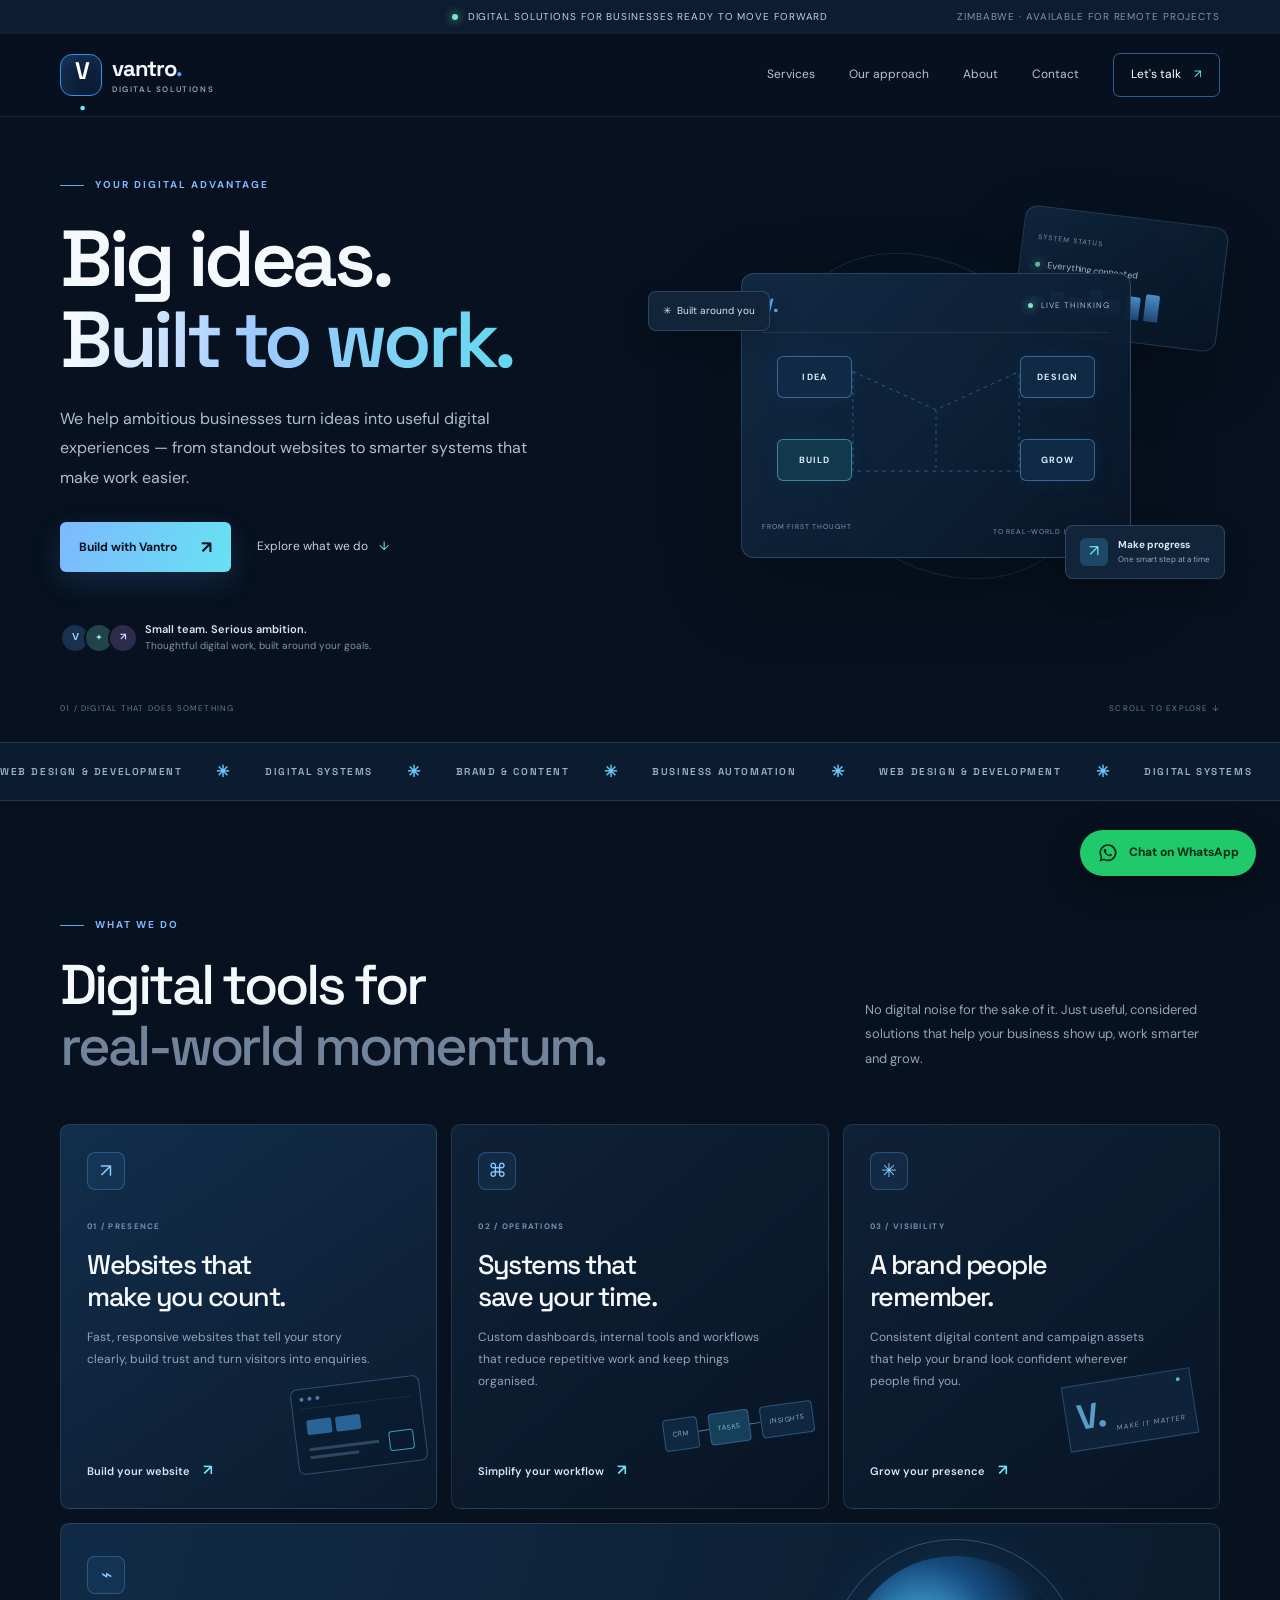
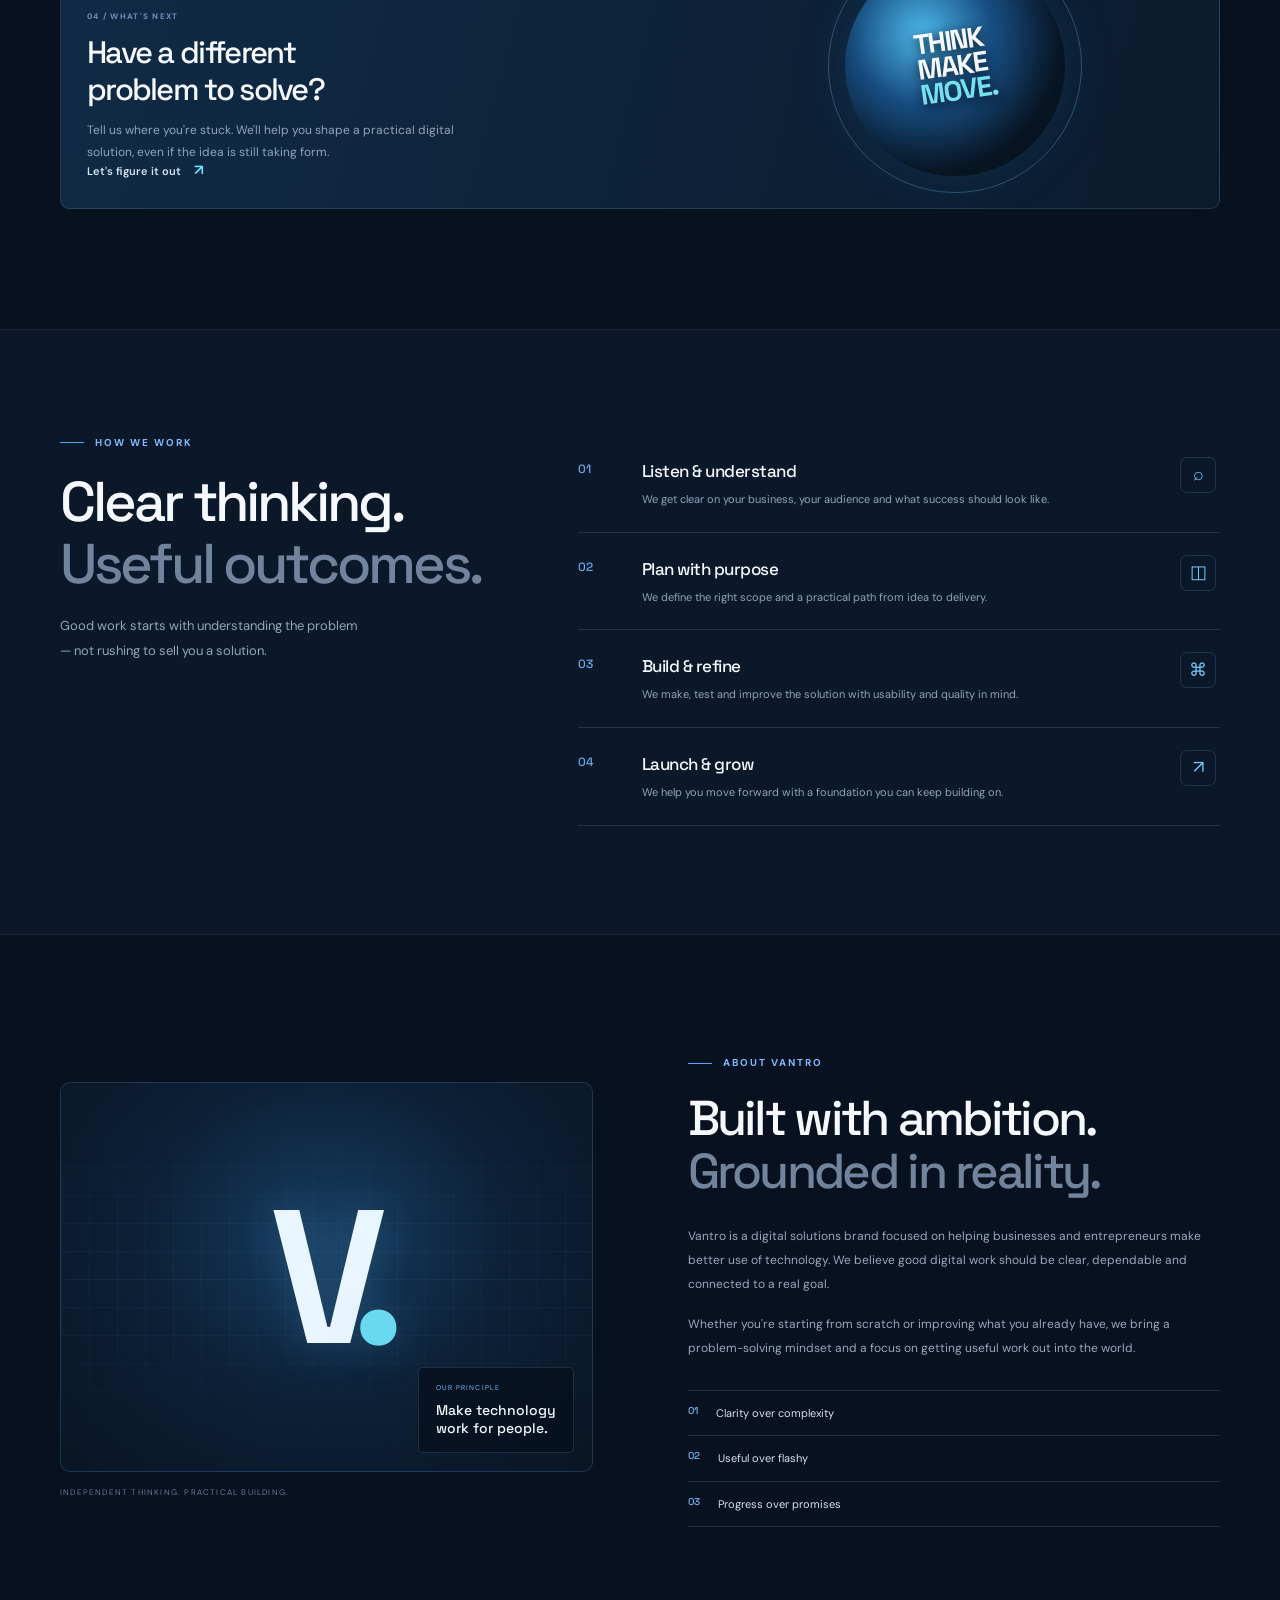
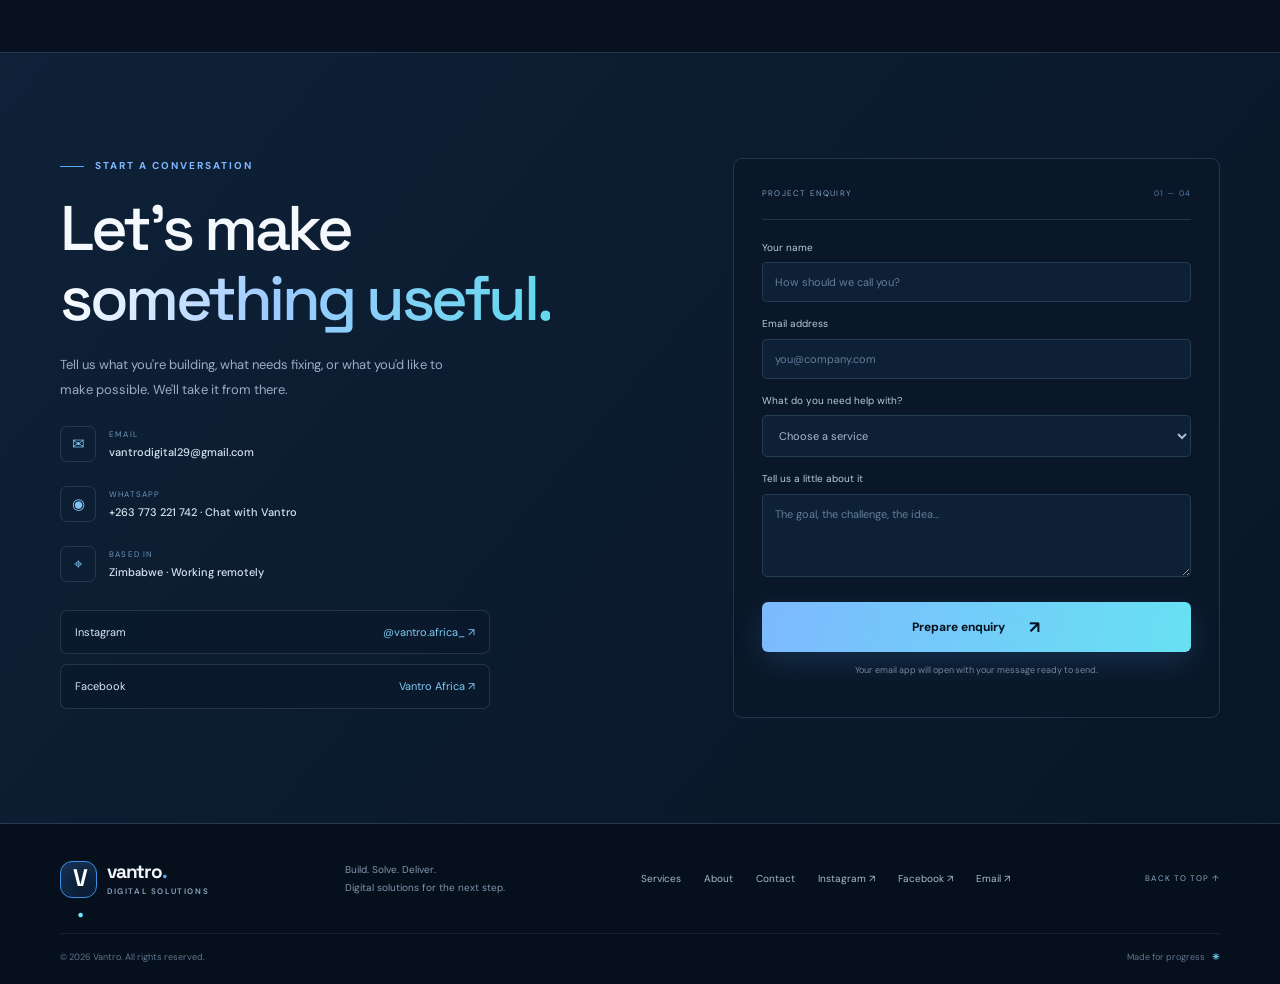
<file: vantro-website-root-files/index.html>
<!doctype html>
<html lang="en">
<head>
  <meta charset="utf-8"><meta name="viewport" content="width=device-width, initial-scale=1">
  <meta name="theme-color" content="#07111f">
  <meta name="description" content="Vantro helps ambitious businesses build better websites, streamline operations, and grow their digital presence.">
  <title>Vantro — Build. Solve. Deliver.</title>
  <link rel="preconnect" href="https://fonts.googleapis.com"><link rel="preconnect" href="https://fonts.gstatic.com" crossorigin>
  <link href="https://fonts.googleapis.com/css2?family=DM+Sans:wght@400;500;600;700&family=Space+Grotesk:wght@400;500;600;700&display=swap" rel="stylesheet">
  <link rel="stylesheet" href="static/style.css">
</head>
<body>
  <div class="announcement"><span class="pulse"></span> Digital solutions for businesses ready to move forward <span class="announce-right">Zimbabwe · Available for remote projects</span></div>
  <header class="nav-wrap"><nav class="nav container" aria-label="Main navigation">
    <a class="brand" href="#home" aria-label="Vantro home"><span class="brand-mark">V<span>.</span></span><span class="brand-name">vantro<span class="brand-dot">.</span><small> DIGITAL SOLUTIONS</small></span></a>
    <button class="menu-toggle" aria-label="Toggle navigation" aria-expanded="false"><span></span><span></span></button>
    <div class="nav-links"><a href="#services">Services</a><a href="#work">Our approach</a><a href="#about">About</a><a href="#contact">Contact</a><a class="nav-cta" href="#contact">Let's talk <span>↗</span></a></div>
  </nav></header>
  <main>
    <section class="hero container" id="home">
      <div class="hero-copy"><div class="eyebrow"><span class="eyebrow-line"></span> YOUR DIGITAL ADVANTAGE</div>
        <h1>Big ideas.<br><span class="gradient-text">Built to work.</span></h1>
        <p class="hero-lead">We help ambitious businesses turn ideas into useful digital experiences — from standout websites to smarter systems that make work easier.</p>
        <div class="hero-actions"><a class="button button-primary" href="#contact">Build with Vantro <span>↗</span></a><a class="text-link" href="#services">Explore what we do <span>↓</span></a></div>
        <div class="hero-proof"><div class="proof-avatars"><span>V</span><span>+</span><span>↗</span></div><p><strong>Small team. Serious ambition.</strong><br>Thoughtful digital work, built around your goals.</p></div>
      </div>
      <div class="hero-art" aria-label="Abstract digital systems illustration" role="img"><div class="art-glow"></div><div class="orbit orbit-one"></div><div class="orbit orbit-two"></div><div class="art-card card-back"><span class="tiny-label">SYSTEM STATUS</span><div class="status-row"><i></i> Everything connected</div><div class="fake-bars"><b></b><b></b><b></b><b></b><b></b><b></b><b></b></div></div><div class="art-card card-main"><div class="card-top"><span class="mini-logo">V.</span><span class="live"><i></i> LIVE THINKING</span></div><div class="node node-a">IDEA</div><div class="node node-b">DESIGN</div><div class="node node-c">BUILD</div><div class="node node-d">GROW</div><svg class="connections" viewBox="0 0 420 300" preserveAspectRatio="none" aria-hidden="true"><path d="M120 75 L210 125 L300 75 M210 125 L210 205 M120 75 L120 205 L210 205 L300 205 L300 75"/></svg><div class="card-caption"><span>FROM FIRST THOUGHT</span><span>TO REAL-WORLD IMPACT <b>↗</b></span></div></div><div class="floating-chip chip-one">✳ &nbsp;Built around you</div><div class="floating-chip chip-two"><span class="chip-icon">↗</span><span><b>Make progress</b><small>One smart step at a time</small></span></div><div class="art-grid"></div></div>
      <div class="hero-bottom"><span>01 / DIGITAL THAT DOES SOMETHING</span><span>SCROLL TO EXPLORE ↓</span></div>
    </section>
    <section class="ticker" aria-label="Vantro capabilities"><div class="ticker-track"><span>WEB DESIGN & DEVELOPMENT</span><b>✳</b><span>DIGITAL SYSTEMS</span><b>✳</b><span>BRAND & CONTENT</span><b>✳</b><span>BUSINESS AUTOMATION</span><b>✳</b><span>WEB DESIGN & DEVELOPMENT</span><b>✳</b><span>DIGITAL SYSTEMS</span><b>✳</b></div></section>
    <section class="section container" id="services"><div class="section-heading"><div><div class="eyebrow"><span class="eyebrow-line"></span> WHAT WE DO</div><h2>Digital tools for<br><span class="muted-heading">real-world momentum.</span></h2></div><p class="section-intro">No digital noise for the sake of it. Just useful, considered solutions that help your business show up, work smarter and grow.</p></div>
      <div class="service-grid"><article class="service-card service-feature"><div class="service-icon">↗</div><div class="service-number">01 / PRESENCE</div><h3>Websites that<br>make you count.</h3><p>Fast, responsive websites that tell your story clearly, build trust and turn visitors into enquiries.</p><a href="#contact" class="card-link">Build your website <span>↗</span></a><div class="service-decoration web-decoration"><div class="browser"><div class="browser-bar"><i></i><i></i><i></i></div><div class="browser-content"><b></b><b></b><span></span><span></span><i></i></div></div></div></article>
      <article class="service-card"><div class="service-icon">⌘</div><div class="service-number">02 / OPERATIONS</div><h3>Systems that<br>save your time.</h3><p>Custom dashboards, internal tools and workflows that reduce repetitive work and keep things organised.</p><a href="#contact" class="card-link">Simplify your workflow <span>↗</span></a><div class="service-decoration system-decoration"><div class="sys-box">CRM</div><div class="sys-line"></div><div class="sys-box sys-box-blue">TASKS</div><div class="sys-line"></div><div class="sys-box">INSIGHTS</div></div></article>
      <article class="service-card"><div class="service-icon">✳</div><div class="service-number">03 / VISIBILITY</div><h3>A brand people<br>remember.</h3><p>Consistent digital content and campaign assets that help your brand look confident wherever people find you.</p><a href="#contact" class="card-link">Grow your presence <span>↗</span></a><div class="service-decoration brand-decoration"><span>V.</span><i>MAKE IT MATTER</i><b></b></div></article>
      <article class="service-card service-wide"><div class="wide-copy"><div class="service-icon">⌁</div><div class="service-number">04 / WHAT'S NEXT</div><h3>Have a different<br>problem to solve?</h3><p>Tell us where you're stuck. We'll help you shape a practical digital solution, even if the idea is still taking form.</p><a href="#contact" class="card-link">Let's figure it out <span>↗</span></a></div><div class="wide-visual"><div class="big-orb"></div><div class="wide-stamp">THINK<br>MAKE<br><span>MOVE.</span></div></div></article></div>
    </section>
    <section class="approach" id="work"><div class="container approach-inner"><div class="approach-top"><div class="eyebrow"><span class="eyebrow-line"></span> HOW WE WORK</div><h2>Clear thinking.<br><span class="muted-heading">Useful outcomes.</span></h2><p>Good work starts with understanding the problem — not rushing to sell you a solution.</p></div><div class="steps"><article><span class="step-no">01</span><div><h3>Listen & understand</h3><p>We get clear on your business, your audience and what success should look like.</p></div><span class="step-symbol">⌕</span></article><article><span class="step-no">02</span><div><h3>Plan with purpose</h3><p>We define the right scope and a practical path from idea to delivery.</p></div><span class="step-symbol">◫</span></article><article><span class="step-no">03</span><div><h3>Build & refine</h3><p>We make, test and improve the solution with usability and quality in mind.</p></div><span class="step-symbol">⌘</span></article><article><span class="step-no">04</span><div><h3>Launch & grow</h3><p>We help you move forward with a foundation you can keep building on.</p></div><span class="step-symbol">↗</span></article></div></div></section>
    <section class="about-section container" id="about"><div class="about-visual"><div class="about-frame"><div class="about-big">V<span>.</span></div><div class="about-grid"></div><div class="about-note"><span>OUR PRINCIPLE</span><b>Make technology<br>work for people.</b></div></div><span class="about-side-label">INDEPENDENT THINKING. PRACTICAL BUILDING.</span></div><div class="about-copy"><div class="eyebrow"><span class="eyebrow-line"></span> ABOUT VANTRO</div><h2>Built with ambition.<br><span class="muted-heading">Grounded in reality.</span></h2><p>Vantro is a digital solutions brand focused on helping businesses and entrepreneurs make better use of technology. We believe good digital work should be clear, dependable and connected to a real goal.</p><p>Whether you're starting from scratch or improving what you already have, we bring a problem-solving mindset and a focus on getting useful work out into the world.</p><div class="values"><div><b>01</b><span>Clarity over complexity</span></div><div><b>02</b><span>Useful over flashy</span></div><div><b>03</b><span>Progress over promises</span></div></div></div></section>
    <section class="contact-section" id="contact"><div class="container contact-inner"><div class="contact-copy"><div class="eyebrow"><span class="eyebrow-line"></span> START A CONVERSATION</div><h2>Let's make<br><span class="gradient-text">something useful.</span></h2><p>Tell us what you're building, what needs fixing, or what you'd like to make possible. We'll take it from there.</p><a class="contact-detail contact-detail-link" href="mailto:vantrodigital29@gmail.com"><span class="contact-detail-icon">✉</span><span><small>EMAIL</small><b>vantrodigital29@gmail.com</b></span></a><a class="contact-detail contact-detail-link" href="https://wa.me/263773221742" target="_blank" rel="noopener noreferrer"><span class="contact-detail-icon">◉</span><span><small>WHATSAPP</small><b>+263 773 221 742 · Chat with Vantro</b></span></a><div class="contact-detail"><span class="contact-detail-icon">⌖</span><span><small>BASED IN</small><b>Zimbabwe · Working remotely</b></span></div><div class="social-contact"><a href="https://www.instagram.com/vantro.africa_/" target="_blank" rel="noopener noreferrer" aria-label="Instagram @vantro.africa_">Instagram <span>@vantro.africa_ ↗</span></a><a href="https://www.facebook.com/search/top?q=Vantro%20Africa" target="_blank" rel="noopener noreferrer" aria-label="Find Vantro Africa on Facebook">Facebook <span>Vantro Africa ↗</span></a></div></div>
      <form class="contact-form" id="contactForm"><div class="form-head"><span>PROJECT ENQUIRY</span><span>01 — 04</span></div><label for="name">Your name</label><input id="name" name="name" placeholder="How should we call you?" required><label for="email">Email address</label><input id="email" name="email" type="email" placeholder="you@company.com" required><label for="service">What do you need help with?</label><select id="service" name="service" required><option value="" disabled selected>Choose a service</option><option>Website design & development</option><option>Business system or dashboard</option><option>Branding & social content</option><option>Automation or AI tools</option><option>Something else</option></select><label for="message">Tell us a little about it</label><textarea id="message" name="message" rows="3" placeholder="The goal, the challenge, the idea..." required></textarea><button class="button button-primary form-submit" type="submit">Prepare enquiry <span>↗</span></button><p class="form-note">Your email app will open with your message ready to send.</p><p class="form-status" id="formStatus" role="status"></p></form>
    </div></section>
  </main>
  <footer class="footer"><div class="container footer-main"><a class="brand footer-brand" href="#home"><span class="brand-mark">V<span>.</span></span><span class="brand-name">vantro<span class="brand-dot">.</span><small> DIGITAL SOLUTIONS</small></span></a><p>Build. Solve. Deliver.<br>Digital solutions for the next step.</p><div class="footer-links"><a href="#services">Services</a><a href="#about">About</a><a href="#contact">Contact</a><a href="https://www.instagram.com/vantro.africa_/" target="_blank" rel="noopener noreferrer">Instagram ↗</a><a href="https://www.facebook.com/search/top?q=Vantro%20Africa" target="_blank" rel="noopener noreferrer">Facebook ↗</a><a href="mailto:vantrodigital29@gmail.com">Email ↗</a></div><a href="#home" class="back-top">BACK TO TOP ↑</a></div><div class="container footer-bottom"><span>© <span id="year"></span> Vantro. All rights reserved.</span><span>Made for progress <b>✳</b></span></div></footer>
  <a class="whatsapp-float" href="https://wa.me/263773221742?text=Hello%20Vantro%2C%20I%27d%20like%20to%20discuss%20a%20project." target="_blank" rel="noopener noreferrer" aria-label="Chat with Vantro on WhatsApp"><svg viewBox="0 0 32 32" aria-hidden="true"><path d="M16 3.2A12.4 12.4 0 0 0 5.3 21.9L3.6 28.2l6.5-1.7A12.4 12.4 0 1 0 16 3.2Zm0 22.4a10 10 0 0 1-5.1-1.4l-.4-.2-3.8 1 1-3.7-.3-.4A10 10 0 1 1 16 25.6Zm5.5-7.5c-.3-.2-1.8-.9-2.1-1-.3-.1-.5-.2-.7.2s-.8 1-1 1.2-.4.2-.7.1a8.2 8.2 0 0 1-2.4-1.5 9 9 0 0 1-1.7-2.1c-.2-.3 0-.5.1-.7l.5-.6c.2-.2.2-.3.3-.5s0-.4 0-.5l-.9-2.1c-.2-.5-.5-.4-.7-.4h-.6c-.2 0-.5.1-.8.4s-1 1-1 2.3 1 2.7 1.2 2.9c.1.2 2 3.1 4.9 4.3.7.3 1.3.5 1.7.6.7.2 1.4.2 1.9.1.6-.1 1.8-.7 2-1.4.3-.7.3-1.3.2-1.4s-.3-.2-.5-.3Z" fill="currentColor"/></svg><span>Chat on WhatsApp</span></a>
  <script src="static/script.js"></script>
</body></html>
</file>
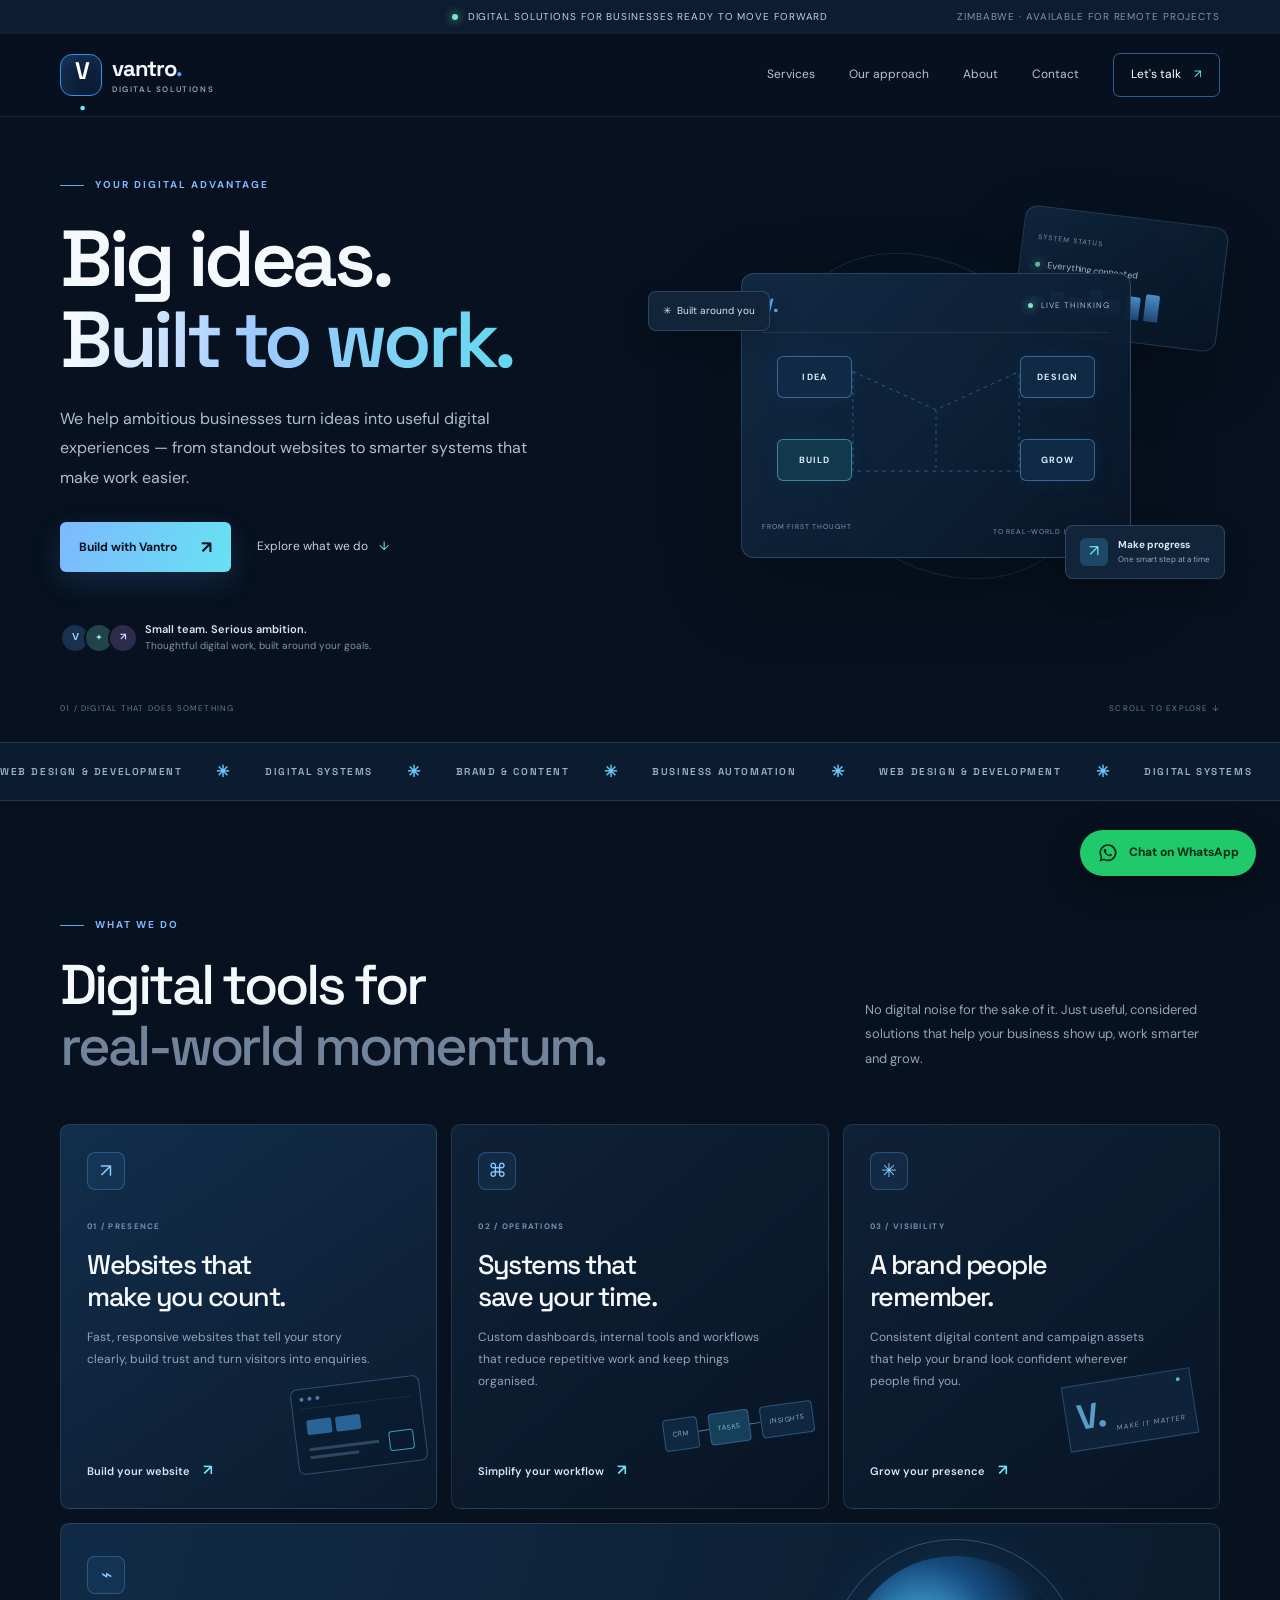
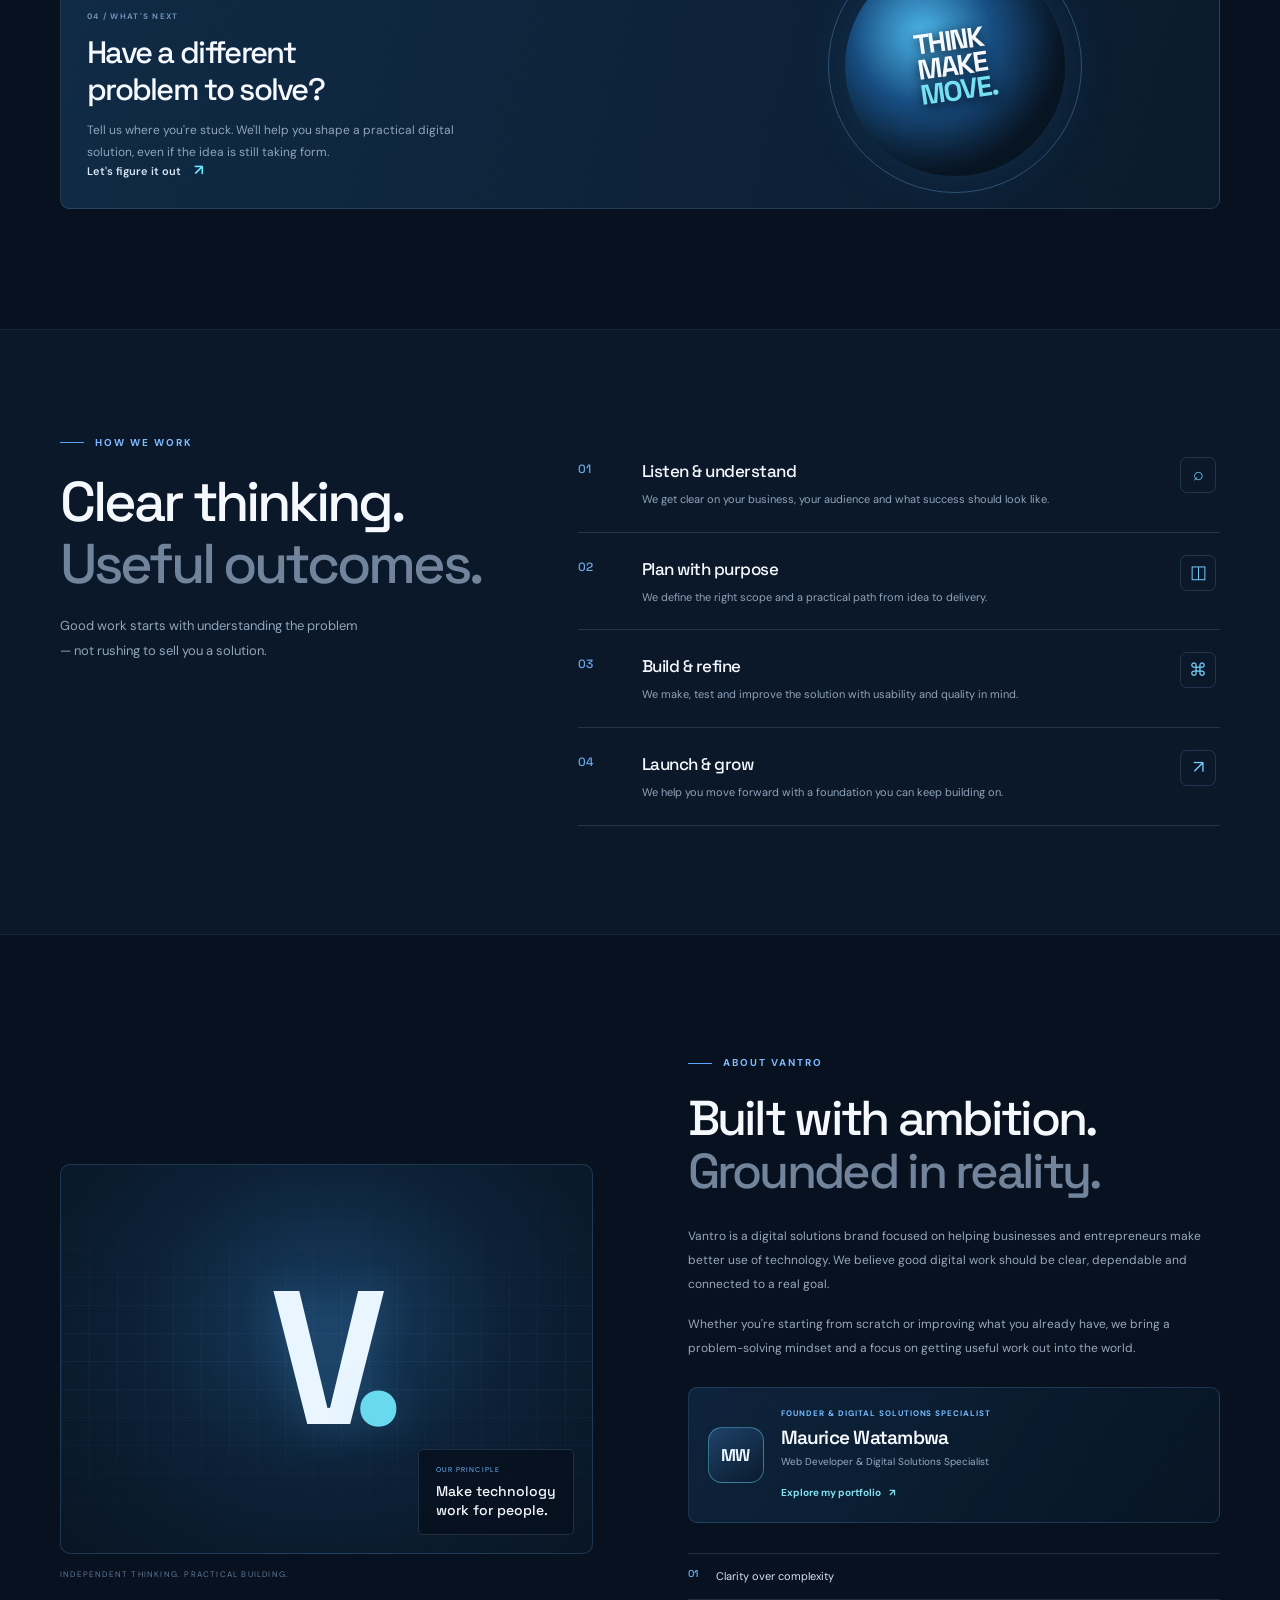
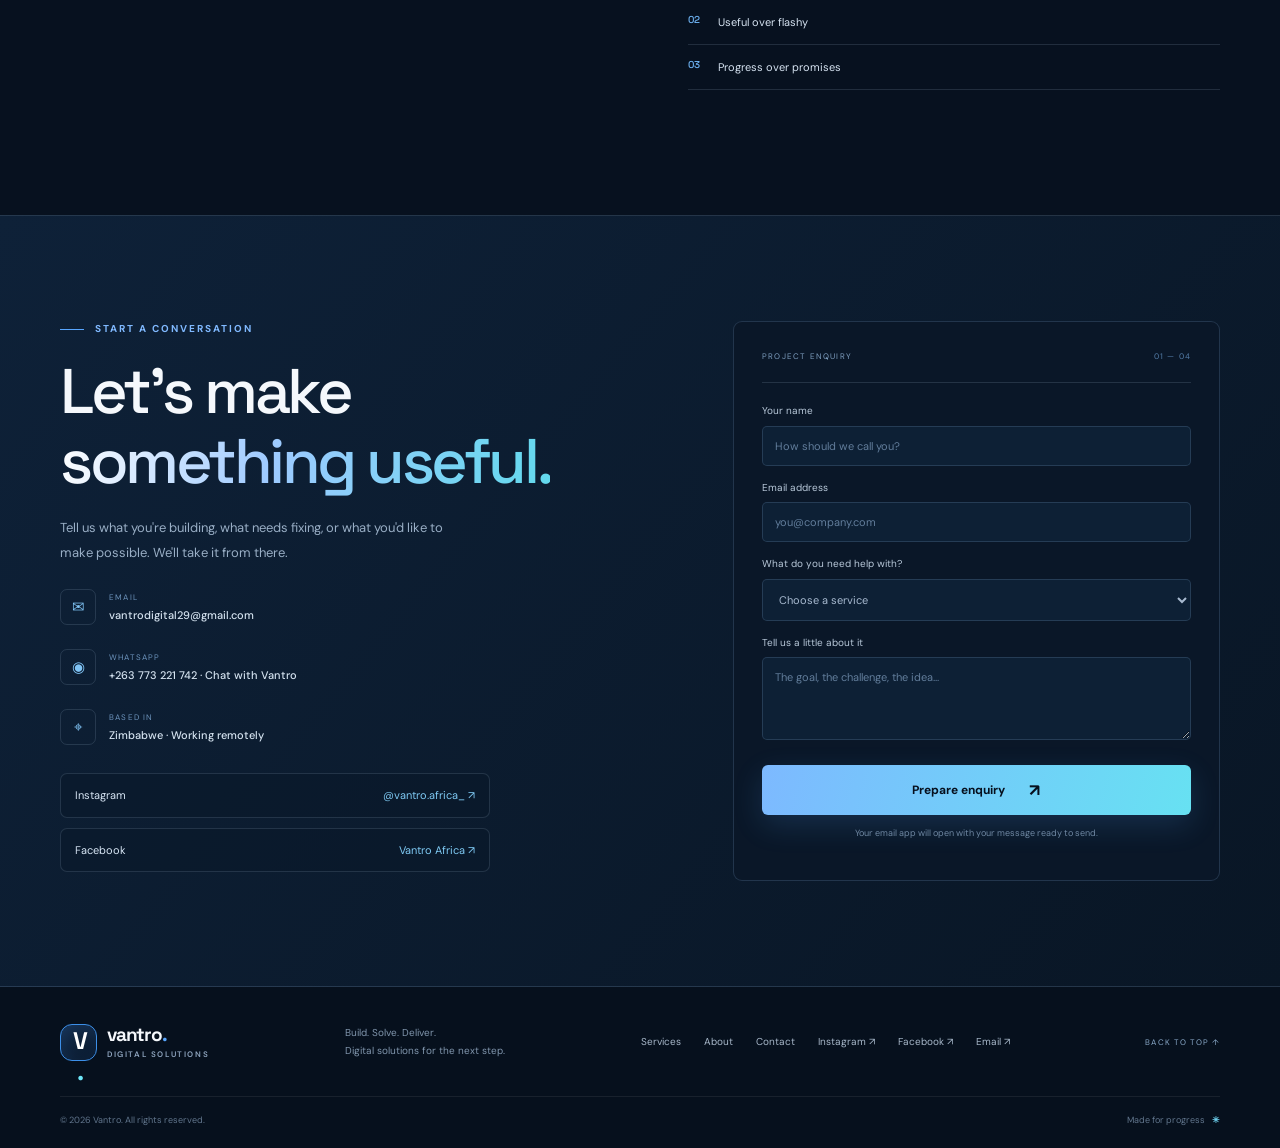
<file: vantro-website-hover-founder-update/vantro-website/index.html>
<!doctype html>
<html lang="en">
<head>
  <meta charset="utf-8"><meta name="viewport" content="width=device-width, initial-scale=1">
  <meta name="theme-color" content="#07111f">
  <meta name="description" content="Vantro helps ambitious businesses build better websites, streamline operations, and grow their digital presence.">
  <title>Vantro — Build. Solve. Deliver.</title>
  <link rel="preconnect" href="https://fonts.googleapis.com"><link rel="preconnect" href="https://fonts.gstatic.com" crossorigin>
  <link href="https://fonts.googleapis.com/css2?family=DM+Sans:wght@400;500;600;700&family=Space+Grotesk:wght@400;500;600;700&display=swap" rel="stylesheet">
  <link rel="stylesheet" href="static/style.css">
</head>
<body>
  <div class="announcement"><span class="pulse"></span> Digital solutions for businesses ready to move forward <span class="announce-right">Zimbabwe · Available for remote projects</span></div>
  <header class="nav-wrap"><nav class="nav container" aria-label="Main navigation">
    <a class="brand" href="#home" aria-label="Vantro home"><span class="brand-mark">V<span>.</span></span><span class="brand-name">vantro<span class="brand-dot">.</span><small> DIGITAL SOLUTIONS</small></span></a>
    <button class="menu-toggle" aria-label="Toggle navigation" aria-expanded="false"><span></span><span></span></button>
    <div class="nav-links"><a href="#services">Services</a><a href="#work">Our approach</a><a href="#about">About</a><a href="#contact">Contact</a><a class="nav-cta" href="#contact">Let's talk <span>↗</span></a></div>
  </nav></header>
  <main>
    <section class="hero container" id="home">
      <div class="hero-copy"><div class="eyebrow"><span class="eyebrow-line"></span> YOUR DIGITAL ADVANTAGE</div>
        <h1>Big ideas.<br><span class="gradient-text">Built to work.</span></h1>
        <p class="hero-lead">We help ambitious businesses turn ideas into useful digital experiences — from standout websites to smarter systems that make work easier.</p>
        <div class="hero-actions"><a class="button button-primary" href="#contact">Build with Vantro <span>↗</span></a><a class="text-link" href="#services">Explore what we do <span>↓</span></a></div>
        <div class="hero-proof"><div class="proof-avatars"><span>V</span><span>+</span><span>↗</span></div><p><strong>Small team. Serious ambition.</strong><br>Thoughtful digital work, built around your goals.</p></div>
      </div>
      <div class="hero-art" aria-label="Abstract digital systems illustration" role="img"><div class="art-glow"></div><div class="orbit orbit-one"></div><div class="orbit orbit-two"></div><div class="art-card card-back"><span class="tiny-label">SYSTEM STATUS</span><div class="status-row"><i></i> Everything connected</div><div class="fake-bars"><b></b><b></b><b></b><b></b><b></b><b></b><b></b></div></div><div class="art-card card-main"><div class="card-top"><span class="mini-logo">V.</span><span class="live"><i></i> LIVE THINKING</span></div><div class="node node-a">IDEA</div><div class="node node-b">DESIGN</div><div class="node node-c">BUILD</div><div class="node node-d">GROW</div><svg class="connections" viewBox="0 0 420 300" preserveAspectRatio="none" aria-hidden="true"><path d="M120 75 L210 125 L300 75 M210 125 L210 205 M120 75 L120 205 L210 205 L300 205 L300 75"/></svg><div class="card-caption"><span>FROM FIRST THOUGHT</span><span>TO REAL-WORLD IMPACT <b>↗</b></span></div></div><div class="floating-chip chip-one">✳ &nbsp;Built around you</div><div class="floating-chip chip-two"><span class="chip-icon">↗</span><span><b>Make progress</b><small>One smart step at a time</small></span></div><div class="art-grid"></div></div>
      <div class="hero-bottom"><span>01 / DIGITAL THAT DOES SOMETHING</span><span>SCROLL TO EXPLORE ↓</span></div>
    </section>
    <section class="ticker" aria-label="Vantro capabilities"><div class="ticker-track"><span>WEB DESIGN & DEVELOPMENT</span><b>✳</b><span>DIGITAL SYSTEMS</span><b>✳</b><span>BRAND & CONTENT</span><b>✳</b><span>BUSINESS AUTOMATION</span><b>✳</b><span>WEB DESIGN & DEVELOPMENT</span><b>✳</b><span>DIGITAL SYSTEMS</span><b>✳</b></div></section>
    <section class="section container" id="services"><div class="section-heading"><div><div class="eyebrow"><span class="eyebrow-line"></span> WHAT WE DO</div><h2>Digital tools for<br><span class="muted-heading">real-world momentum.</span></h2></div><p class="section-intro">No digital noise for the sake of it. Just useful, considered solutions that help your business show up, work smarter and grow.</p></div>
      <div class="service-grid"><article class="service-card service-feature"><div class="service-icon">↗</div><div class="service-number">01 / PRESENCE</div><h3>Websites that<br>make you count.</h3><p>Fast, responsive websites that tell your story clearly, build trust and turn visitors into enquiries.</p><a href="#contact" class="card-link">Build your website <span>↗</span></a><div class="service-decoration web-decoration"><div class="browser"><div class="browser-bar"><i></i><i></i><i></i></div><div class="browser-content"><b></b><b></b><span></span><span></span><i></i></div></div></div></article>
      <article class="service-card"><div class="service-icon">⌘</div><div class="service-number">02 / OPERATIONS</div><h3>Systems that<br>save your time.</h3><p>Custom dashboards, internal tools and workflows that reduce repetitive work and keep things organised.</p><a href="#contact" class="card-link">Simplify your workflow <span>↗</span></a><div class="service-decoration system-decoration"><div class="sys-box">CRM</div><div class="sys-line"></div><div class="sys-box sys-box-blue">TASKS</div><div class="sys-line"></div><div class="sys-box">INSIGHTS</div></div></article>
      <article class="service-card"><div class="service-icon">✳</div><div class="service-number">03 / VISIBILITY</div><h3>A brand people<br>remember.</h3><p>Consistent digital content and campaign assets that help your brand look confident wherever people find you.</p><a href="#contact" class="card-link">Grow your presence <span>↗</span></a><div class="service-decoration brand-decoration"><span>V.</span><i>MAKE IT MATTER</i><b></b></div></article>
      <article class="service-card service-wide"><div class="wide-copy"><div class="service-icon">⌁</div><div class="service-number">04 / WHAT'S NEXT</div><h3>Have a different<br>problem to solve?</h3><p>Tell us where you're stuck. We'll help you shape a practical digital solution, even if the idea is still taking form.</p><a href="#contact" class="card-link">Let's figure it out <span>↗</span></a></div><div class="wide-visual"><div class="big-orb"></div><div class="wide-stamp">THINK<br>MAKE<br><span>MOVE.</span></div></div></article></div>
    </section>
    <section class="approach" id="work"><div class="container approach-inner"><div class="approach-top"><div class="eyebrow"><span class="eyebrow-line"></span> HOW WE WORK</div><h2>Clear thinking.<br><span class="muted-heading">Useful outcomes.</span></h2><p>Good work starts with understanding the problem — not rushing to sell you a solution.</p></div><div class="steps"><article><span class="step-no">01</span><div><h3>Listen & understand</h3><p>We get clear on your business, your audience and what success should look like.</p></div><span class="step-symbol">⌕</span></article><article><span class="step-no">02</span><div><h3>Plan with purpose</h3><p>We define the right scope and a practical path from idea to delivery.</p></div><span class="step-symbol">◫</span></article><article><span class="step-no">03</span><div><h3>Build & refine</h3><p>We make, test and improve the solution with usability and quality in mind.</p></div><span class="step-symbol">⌘</span></article><article><span class="step-no">04</span><div><h3>Launch & grow</h3><p>We help you move forward with a foundation you can keep building on.</p></div><span class="step-symbol">↗</span></article></div></div></section>
    <section class="about-section container" id="about"><div class="about-visual"><div class="about-frame"><div class="about-big">V<span>.</span></div><div class="about-grid"></div><div class="about-note"><span>OUR PRINCIPLE</span><b>Make technology<br>work for people.</b></div></div><span class="about-side-label">INDEPENDENT THINKING. PRACTICAL BUILDING.</span></div><div class="about-copy"><div class="eyebrow"><span class="eyebrow-line"></span> ABOUT VANTRO</div><h2>Built with ambition.<br><span class="muted-heading">Grounded in reality.</span></h2><p>Vantro is a digital solutions brand focused on helping businesses and entrepreneurs make better use of technology. We believe good digital work should be clear, dependable and connected to a real goal.</p><p>Whether you're starting from scratch or improving what you already have, we bring a problem-solving mindset and a focus on getting useful work out into the world.</p><div class="founder-card"><div class="founder-avatar">MW</div><div class="founder-info"><span class="founder-label">FOUNDER & DIGITAL SOLUTIONS SPECIALIST</span><h3>Maurice Watambwa</h3><p>Web Developer &amp; Digital Solutions Specialist</p><a href="https://github.com/modxaa/maurice-portfolio" target="_blank" rel="noopener noreferrer" class="founder-link">Explore my portfolio <span>↗</span></a></div></div><div class="values"><div><b>01</b><span>Clarity over complexity</span></div><div><b>02</b><span>Useful over flashy</span></div><div><b>03</b><span>Progress over promises</span></div></div></div></section>
    <section class="contact-section" id="contact"><div class="container contact-inner"><div class="contact-copy"><div class="eyebrow"><span class="eyebrow-line"></span> START A CONVERSATION</div><h2>Let's make<br><span class="gradient-text">something useful.</span></h2><p>Tell us what you're building, what needs fixing, or what you'd like to make possible. We'll take it from there.</p><a class="contact-detail contact-detail-link" href="mailto:vantrodigital29@gmail.com"><span class="contact-detail-icon">✉</span><span><small>EMAIL</small><b>vantrodigital29@gmail.com</b></span></a><a class="contact-detail contact-detail-link" href="https://wa.me/263773221742" target="_blank" rel="noopener noreferrer"><span class="contact-detail-icon">◉</span><span><small>WHATSAPP</small><b>+263 773 221 742 · Chat with Vantro</b></span></a><div class="contact-detail"><span class="contact-detail-icon">⌖</span><span><small>BASED IN</small><b>Zimbabwe · Working remotely</b></span></div><div class="social-contact"><a href="https://www.instagram.com/vantro.africa_/" target="_blank" rel="noopener noreferrer" aria-label="Instagram @vantro.africa_">Instagram <span>@vantro.africa_ ↗</span></a><a href="https://www.facebook.com/search/top?q=Vantro%20Africa" target="_blank" rel="noopener noreferrer" aria-label="Find Vantro Africa on Facebook">Facebook <span>Vantro Africa ↗</span></a></div></div>
      <form class="contact-form" id="contactForm"><div class="form-head"><span>PROJECT ENQUIRY</span><span>01 — 04</span></div><label for="name">Your name</label><input id="name" name="name" placeholder="How should we call you?" required><label for="email">Email address</label><input id="email" name="email" type="email" placeholder="you@company.com" required><label for="service">What do you need help with?</label><select id="service" name="service" required><option value="" disabled selected>Choose a service</option><option>Website design & development</option><option>Business system or dashboard</option><option>Branding & social content</option><option>Automation or AI tools</option><option>Something else</option></select><label for="message">Tell us a little about it</label><textarea id="message" name="message" rows="3" placeholder="The goal, the challenge, the idea..." required></textarea><button class="button button-primary form-submit" type="submit">Prepare enquiry <span>↗</span></button><p class="form-note">Your email app will open with your message ready to send.</p><p class="form-status" id="formStatus" role="status"></p></form>
    </div></section>
  </main>
  <footer class="footer"><div class="container footer-main"><a class="brand footer-brand" href="#home"><span class="brand-mark">V<span>.</span></span><span class="brand-name">vantro<span class="brand-dot">.</span><small> DIGITAL SOLUTIONS</small></span></a><p>Build. Solve. Deliver.<br>Digital solutions for the next step.</p><div class="footer-links"><a href="#services">Services</a><a href="#about">About</a><a href="#contact">Contact</a><a href="https://www.instagram.com/vantro.africa_/" target="_blank" rel="noopener noreferrer">Instagram ↗</a><a href="https://www.facebook.com/search/top?q=Vantro%20Africa" target="_blank" rel="noopener noreferrer">Facebook ↗</a><a href="mailto:vantrodigital29@gmail.com">Email ↗</a></div><a href="#home" class="back-top">BACK TO TOP ↑</a></div><div class="container footer-bottom"><span>© <span id="year"></span> Vantro. All rights reserved.</span><span>Made for progress <b>✳</b></span></div></footer>
  <a class="whatsapp-float" href="https://wa.me/263773221742?text=Hello%20Vantro%2C%20I%27d%20like%20to%20discuss%20a%20project." target="_blank" rel="noopener noreferrer" aria-label="Chat with Vantro on WhatsApp"><svg viewBox="0 0 32 32" aria-hidden="true"><path d="M16 3.2A12.4 12.4 0 0 0 5.3 21.9L3.6 28.2l6.5-1.7A12.4 12.4 0 1 0 16 3.2Zm0 22.4a10 10 0 0 1-5.1-1.4l-.4-.2-3.8 1 1-3.7-.3-.4A10 10 0 1 1 16 25.6Zm5.5-7.5c-.3-.2-1.8-.9-2.1-1-.3-.1-.5-.2-.7.2s-.8 1-1 1.2-.4.2-.7.1a8.2 8.2 0 0 1-2.4-1.5 9 9 0 0 1-1.7-2.1c-.2-.3 0-.5.1-.7l.5-.6c.2-.2.2-.3.3-.5s0-.4 0-.5l-.9-2.1c-.2-.5-.5-.4-.7-.4h-.6c-.2 0-.5.1-.8.4s-1 1-1 2.3 1 2.7 1.2 2.9c.1.2 2 3.1 4.9 4.3.7.3 1.3.5 1.7.6.7.2 1.4.2 1.9.1.6-.1 1.8-.7 2-1.4.3-.7.3-1.3.2-1.4s-.3-.2-.5-.3Z" fill="currentColor"/></svg><span>Chat on WhatsApp</span></a>
  <script src="static/script.js"></script>
</body></html>
</file>
<file: vantro-website-root-files/static/style.css>
:root{--bg:#07111f;--bg2:#0a1728;--panel:#0d1c30;--line:rgba(180,204,233,.15);--text:#f5f8fc;--muted:#a1b0c3;--blue:#58a6ff;--cyan:#6ee7f9;--font:'DM Sans',sans-serif;--display:'Space Grotesk',sans-serif}*{box-sizing:border-box}html{scroll-behavior:smooth;scroll-padding-top:90px}body{margin:0;background:var(--bg);color:var(--text);font-family:var(--font);font-size:15px;line-height:1.65;overflow-x:hidden}a{color:inherit;text-decoration:none}.container{width:min(1160px,calc(100% - 48px));margin-inline:auto}.announcement{min-height:34px;padding:6px 24px;background:#0d1c30;color:#c4d1e0;font-size:10px;letter-spacing:.09em;text-transform:uppercase;display:flex;justify-content:center;align-items:center;gap:10px}.announce-right{position:absolute;right:max(24px,calc((100% - 1160px)/2));color:#8294aa}.pulse,.live i,.status-row i{display:inline-block;width:6px;height:6px;background:#7ae7c0;border-radius:50%;box-shadow:0 0 10px #7ae7c0}.nav-wrap{position:sticky;top:0;z-index:20;background:rgba(7,17,31,.88);backdrop-filter:blur(18px);border-bottom:1px solid rgba(255,255,255,.07)}.nav{height:82px;display:flex;align-items:center;justify-content:space-between}.brand{display:flex;align-items:center;gap:10px}.brand-mark{display:grid;place-items:center;width:42px;height:42px;border:1px solid #3c8fe8;border-radius:12px;color:white;font:700 24px var(--display);letter-spacing:-3px;background:linear-gradient(145deg,rgba(69,149,245,.22),rgba(8,24,43,.4));box-shadow:inset 0 0 20px rgba(65,150,255,.12)}.brand-mark span{color:var(--cyan)}.brand-name{font:700 22px var(--display);letter-spacing:-1.2px;line-height:1}.brand-dot{color:var(--blue)}.brand-name small{display:block;font:600 8px var(--font);letter-spacing:.2em;color:#8fa5bf;margin-top:5px}.nav-links{display:flex;align-items:center;gap:34px;color:#b7c4d4;font-size:12px}.nav-links>a:not(.nav-cta):hover,.footer-links a:hover{color:white}.nav-cta{padding:11px 17px;border:1px solid rgba(99,169,255,.5);border-radius:7px;color:#fff;transition:.2s}.nav-cta span{color:var(--cyan);padding-left:10px}.nav-cta:hover{background:#153252}.menu-toggle{display:none;background:none;border:0}.hero{position:relative;min-height:625px;display:grid;grid-template-columns:1fr 1fr;align-items:center;gap:25px;padding-top:56px;padding-bottom:84px}.eyebrow{display:flex;align-items:center;gap:11px;color:#80b9ff;font-size:10px;font-weight:700;letter-spacing:.2em}.eyebrow-line{display:inline-block;width:24px;height:1px;background:var(--blue)}h1,h2,h3,p{margin-top:0}h1,h2,h3{font-family:var(--display);letter-spacing:-.055em}h1{font-size:clamp(54px,6.2vw,82px);line-height:1.02;margin:25px 0 23px;font-weight:600}.gradient-text{background:linear-gradient(100deg,#fff 0%,#9ecaff 43%,#62d9ed 100%);-webkit-background-clip:text;background-clip:text;color:transparent}.hero-lead{font-size:16px;line-height:1.85;color:#aebed0;max-width:490px}.hero-actions{display:flex;align-items:center;gap:26px;margin-top:30px}.button{display:inline-flex;align-items:center;justify-content:center;gap:24px;padding:14px 19px;border:0;border-radius:6px;font:700 12px var(--font);cursor:pointer}.button-primary{color:#06101e;background:linear-gradient(105deg,#7db9ff,#67e1f2);box-shadow:0 10px 30px rgba(79,168,255,.16);transition:transform .2s,box-shadow .2s}.button-primary:hover{transform:translateY(-2px);box-shadow:0 14px 36px rgba(79,168,255,.25)}.button span{font-size:17px}.text-link{font-size:12px;color:#c2d1e2}.text-link span{color:var(--cyan);padding-left:8px}.hero-proof{display:flex;align-items:center;gap:13px;margin-top:49px}.proof-avatars{display:flex}.proof-avatars span{width:30px;height:30px;display:grid;place-items:center;margin-right:-6px;border-radius:50%;border:2px solid var(--bg);background:#17314e;color:#a8d2ff;font-size:10px;font-weight:700}.proof-avatars span:nth-child(2){background:#21434c;color:#a4f2ed}.proof-avatars span:nth-child(3){background:#2c2b4b;color:#d0c9ff}.hero-proof p{font-size:10px;color:#8193a9;line-height:1.55;margin:0}.hero-proof strong{font-size:11px;color:#dce6f2;font-weight:600}.hero-art{height:440px;position:relative;display:grid;place-items:center;isolation:isolate}.art-glow{position:absolute;width:360px;height:360px;border-radius:50%;background:radial-gradient(circle,rgba(27,110,213,.22),rgba(17,49,91,.08) 50%,transparent 70%);filter:blur(10px)}.art-grid{position:absolute;inset:35px 0;background-image:linear-gradient(rgba(113,161,213,.055) 1px,transparent 1px),linear-gradient(90deg,rgba(113,161,213,.055) 1px,transparent 1px);background-size:27px 27px;mask-image:radial-gradient(ellipse,black 5%,transparent 72%);z-index:-1}.orbit{position:absolute;border:1px solid rgba(88,166,255,.16);border-radius:50%;transform:rotate(-25deg)}.orbit-one{width:420px;height:175px}.orbit-two{width:360px;height:280px;transform:rotate(48deg)}.art-card{position:absolute;border:1px solid rgba(139,190,247,.23);background:linear-gradient(135deg,rgba(18,43,70,.94),rgba(9,23,40,.95));box-shadow:0 28px 80px rgba(0,0,0,.25);border-radius:13px}.card-main{width:min(390px,90%);height:285px;z-index:2;padding:19px 20px;overflow:hidden}.card-top{display:flex;justify-content:space-between;align-items:center;border-bottom:1px solid rgba(255,255,255,.08);padding-bottom:14px}.mini-logo{font:700 19px var(--display);color:#fff}.mini-logo:first-letter{color:var(--blue)}.live{font-size:8px;letter-spacing:.14em;color:#a5bad1}.live i{width:5px;height:5px;margin-right:5px}.node{position:absolute;z-index:2;display:grid;place-items:center;width:75px;height:42px;border:1px solid rgba(111,183,255,.43);border-radius:6px;background:#102a45;color:#d9ebff;font:700 9px var(--font);letter-spacing:.13em;box-shadow:0 0 22px rgba(56,141,235,.08)}.node-a{left:35px;top:82px}.node-b{right:35px;top:82px}.node-c{left:35px;top:165px;background:#12384b;border-color:rgba(110,231,249,.45)}.node-d{right:35px;top:165px}.connections{position:absolute;inset:40px 0 20px;width:100%;height:230px;z-index:1}.connections path{fill:none;stroke:#4288d2;stroke-width:1;stroke-dasharray:4 5;opacity:.65}.card-caption{position:absolute;bottom:16px;left:20px;right:20px;display:flex;justify-content:space-between;color:#8197b2;font-size:7px;letter-spacing:.12em}.card-caption b{font-size:12px;color:var(--cyan);margin-left:5px}.card-back{width:205px;height:125px;right:-3px;top:20px;padding:15px;transform:rotate(7deg);opacity:.8}.tiny-label{font-size:7px;letter-spacing:.15em;color:#9db2cb}.status-row{font-size:9px;margin-top:10px;color:#dce9f8}.status-row i{width:5px;height:5px;margin-right:5px}.fake-bars{height:28px;display:flex;align-items:end;gap:5px;margin-top:8px}.fake-bars b{width:14px;background:linear-gradient(#60b4ff,#255a91);border-radius:2px 2px 0 0}.fake-bars b:nth-child(1){height:12px}.fake-bars b:nth-child(2){height:19px}.fake-bars b:nth-child(3){height:15px}.fake-bars b:nth-child(4){height:25px}.fake-bars b:nth-child(5){height:17px}.fake-bars b:nth-child(6){height:23px}.fake-bars b:nth-child(7){height:27px}.floating-chip{position:absolute;z-index:3;display:flex;align-items:center;padding:11px 14px;background:#12243a;border:1px solid rgba(142,188,239,.22);border-radius:8px;box-shadow:0 12px 30px rgba(0,0,0,.2);font-size:10px;color:#d8e7f6}.chip-one{left:-5px;top:95px}.chip-two{right:-5px;bottom:57px;gap:10px}.chip-icon{width:28px;height:28px;display:grid;place-items:center;background:#1c4767;border-radius:6px;color:#7be6f1;font-size:16px}.chip-two b,.chip-two small{display:block}.chip-two small{font-size:8px;color:#8ea5bf}.hero-bottom{position:absolute;bottom:27px;left:0;right:0;display:flex;justify-content:space-between;color:#657c97;font-size:8px;letter-spacing:.15em}.ticker{overflow:hidden;background:#0c1c30;border-top:1px solid var(--line);border-bottom:1px solid var(--line);padding:18px 0}.ticker-track{display:flex;align-items:center;justify-content:space-around;gap:34px;white-space:nowrap;color:#9bb1c9;font:600 10px var(--display);letter-spacing:.16em}.ticker-track b{color:#66c6f5;font-size:16px}.section{padding-top:116px;padding-bottom:120px}.section-heading{display:flex;justify-content:space-between;align-items:end;gap:40px;margin-bottom:47px}.section-heading h2,.approach h2,.about-copy h2,.contact-copy h2{font-size:clamp(38px,4.6vw,56px);line-height:1.1;font-weight:500;margin:20px 0 0}.muted-heading{color:#71849b}.section-intro{max-width:355px;color:#91a4bb;font-size:13px;line-height:1.9;margin:0 0 5px}.service-grid{display:grid;grid-template-columns:repeat(3,1fr);gap:14px}.service-card{position:relative;min-height:385px;padding:27px 26px;border:1px solid var(--line);border-radius:9px;background:linear-gradient(140deg,rgba(17,37,60,.84),rgba(9,22,39,.72));overflow:hidden;transition:transform .25s,border-color .25s}.service-card:hover{transform:translateY(-4px);border-color:rgba(88,166,255,.45)}.service-feature{background:linear-gradient(145deg,#122e4b,#0b1b2e)}.service-icon{width:38px;height:38px;display:grid;place-items:center;border:1px solid rgba(102,179,255,.28);border-radius:8px;background:rgba(61,138,215,.1);color:#8ccaff;font-size:19px;margin-bottom:30px}.service-number{font-size:8px;color:#6f91b5;letter-spacing:.16em;font-weight:700}.service-card h3{font-size:27px;line-height:1.2;font-weight:500;margin:16px 0 12px}.service-card p{position:relative;z-index:2;max-width:285px;color:#91a5bc;font-size:12px;line-height:1.85}.card-link{position:absolute;bottom:25px;left:26px;z-index:4;font-size:11px;color:#d7e6f5;font-weight:600}.card-link span{margin-left:10px;color:var(--cyan);font-size:15px}.service-decoration{position:absolute;right:12px;bottom:40px;opacity:.75}.browser{width:130px;height:86px;border:1px solid rgba(110,180,250,.45);border-radius:7px;background:rgba(9,26,45,.7);transform:rotate(-7deg);padding:8px}.browser-bar{display:flex;gap:4px;border-bottom:1px solid rgba(255,255,255,.1);padding-bottom:7px}.browser-bar i{width:4px;height:4px;border-radius:50%;background:#6598c9}.browser-content{padding:9px 4px}.browser-content b{display:inline-block;width:25px;height:15px;background:#347bb7;border-radius:2px;margin-right:4px}.browser-content span{display:block;width:70px;height:3px;background:#375571;margin-top:5px}.browser-content span:last-of-type{width:49px}.browser-content i{position:absolute;right:11px;bottom:12px;width:25px;height:20px;border:1px solid #54c5e9;border-radius:3px}.system-decoration{display:flex;align-items:center;right:14px;bottom:66px;transform:rotate(-8deg)}.sys-box{font-size:7px;letter-spacing:.08em;border:1px solid rgba(98,168,232,.5);background:#112d49;border-radius:4px;padding:9px 8px;color:#a9d8ff}.sys-box-blue{background:#1b4e6b;color:#a2f0fa}.sys-line{width:11px;height:1px;background:#5b9dd6}.brand-decoration{right:24px;bottom:65px;display:flex;align-items:end;gap:8px;transform:rotate(-9deg);border:1px solid rgba(101,176,244,.4);padding:10px;background:#102640}.brand-decoration span{font:700 35px var(--display);color:#73c9ff}.brand-decoration i{font-size:7px;letter-spacing:.15em;color:#adc8e3}.brand-decoration b{position:absolute;right:10px;top:7px;width:4px;height:4px;border-radius:50%;background:#6ee7f9}.service-wide{grid-column:span 3;min-height:280px;display:flex;align-items:center;justify-content:space-between;background:linear-gradient(105deg,#102b46,#0b1b2d)}.service-wide .service-icon{margin-bottom:16px}.service-wide h3{font-size:31px;margin:11px 0}.service-wide p{max-width:400px}.wide-visual{position:relative;width:43%;height:230px;display:grid;place-items:center}.big-orb{position:absolute;width:220px;height:220px;border-radius:50%;background:radial-gradient(circle at 35% 35%,#4cb5e8,#184e82 35%,#0b1d31 70%);box-shadow:inset -20px -20px 45px rgba(0,0,0,.35),0 0 55px rgba(43,137,216,.14)}.big-orb:after{content:'';position:absolute;inset:-17px;border:1px solid rgba(114,194,248,.3);border-radius:50%}.wide-stamp{position:relative;z-index:2;font:700 28px/.9 var(--display);letter-spacing:-.06em;transform:rotate(-8deg);text-shadow:0 3px 12px #07111f}.wide-stamp span{color:#75e0f2}.approach{background:#0b1829;border-block:1px solid rgba(255,255,255,.05)}.approach-inner{padding-top:105px;padding-bottom:108px;display:grid;grid-template-columns:.8fr 1.2fr;gap:90px}.approach-top h2{margin:20px 0}.approach-top>p{max-width:310px;color:#91a5bb;font-size:13px;line-height:1.9}.steps article{display:grid;grid-template-columns:48px 1fr 40px;gap:16px;align-items:start;padding:22px 0;border-bottom:1px solid var(--line)}.step-no{color:#6da8e8;font:500 12px var(--display);padding-top:4px}.steps h3{font-size:17px;letter-spacing:-.03em;font-weight:500;margin:0 0 5px}.steps p{font-size:11px;line-height:1.8;color:#8fa3bb;margin:0;max-width:430px}.step-symbol{width:36px;height:36px;display:grid;place-items:center;border:1px solid rgba(113,170,229,.2);border-radius:7px;color:#75c8f6;font-size:18px}.about-section{padding-top:120px;padding-bottom:125px;display:grid;grid-template-columns:1fr 1fr;gap:95px;align-items:center}.about-visual{position:relative}.about-frame{height:390px;position:relative;overflow:hidden;border:1px solid rgba(118,179,239,.2);border-radius:10px;background:radial-gradient(ellipse at 50% 40%,#183d60 0%,#0c2036 50%,#091524 100%);display:grid;place-items:center}.about-big{position:relative;z-index:2;font:700 190px/.9 var(--display);letter-spacing:-.13em;color:#eaf6ff;text-shadow:0 0 45px rgba(94,190,255,.22)}.about-big span{color:#68d9ee}.about-grid{position:absolute;inset:0;background-image:linear-gradient(rgba(112,169,225,.07) 1px,transparent 1px),linear-gradient(90deg,rgba(112,169,225,.07) 1px,transparent 1px);background-size:28px 28px;mask-image:linear-gradient(transparent,black,transparent)}.about-note{position:absolute;right:18px;bottom:18px;z-index:3;padding:14px 17px;background:rgba(7,17,31,.82);border:1px solid var(--line);border-radius:5px}.about-note span,.about-note b{display:block}.about-note span{font-size:7px;letter-spacing:.16em;color:#76baff;margin-bottom:7px}.about-note b{font:500 14px/1.35 var(--display)}.about-side-label{display:block;color:#607b99;font-size:8px;letter-spacing:.15em;margin-top:14px}.about-copy h2{font-size:clamp(36px,4vw,49px);margin-bottom:25px}.about-copy>p{font-size:12px;color:#96a9bf;line-height:2;margin-bottom:16px}.values{margin-top:30px;border-top:1px solid var(--line)}.values div{display:flex;gap:18px;padding:13px 0;border-bottom:1px solid var(--line);font-size:11px;color:#d6e3f1}.values b{font:500 10px var(--display);color:#70b6f7}.contact-section{background:linear-gradient(130deg,#0e2138,#091625);border-top:1px solid var(--line);border-bottom:1px solid var(--line)}.contact-inner{padding-top:105px;padding-bottom:105px;display:grid;grid-template-columns:1fr .85fr;gap:100px}.contact-copy h2{font-size:clamp(45px,5vw,63px);margin:20px 0}.contact-copy>p{max-width:400px;color:#99aec5;font-size:13px;line-height:1.9}.contact-detail{display:flex;align-items:center;gap:13px;margin-top:24px}.contact-detail-icon{width:36px;height:36px;display:grid;place-items:center;border:1px solid var(--line);border-radius:7px;color:#80c4f5}.contact-detail small,.contact-detail b{display:block}.contact-detail small{font-size:8px;color:#6d94bd;letter-spacing:.15em}.contact-detail b{font-size:11px;color:#d5e3f0;font-weight:500;margin-top:2px}.contact-form{padding:28px;background:#0a1728;border:1px solid rgba(144,188,235,.18);border-radius:9px}.form-head{display:flex;justify-content:space-between;padding-bottom:19px;margin-bottom:20px;border-bottom:1px solid var(--line);font-size:8px;letter-spacing:.15em;color:#7e9ebf}.form-head span:last-child{color:#547da8}.contact-form label{display:block;font-size:10px;color:#b9c9da;margin:14px 0 6px}.contact-form input,.contact-form select,.contact-form textarea{width:100%;background:#0d2035;border:1px solid rgba(140,179,221,.19);border-radius:5px;padding:12px;color:#eef6ff;font:11px var(--font);outline:none;transition:border .2s}.contact-form input:focus,.contact-form select:focus,.contact-form textarea:focus{border-color:#5da8f4}.contact-form input::placeholder,.contact-form textarea::placeholder{color:#627d9b}.contact-form select{color:#a8bad0}.contact-form select option{background:#0d2035}.contact-form textarea{resize:vertical;min-height:83px}.form-submit{width:100%;margin-top:17px}.form-note,.form-status{font-size:9px;color:#6f87a2;text-align:center;margin:11px 0 0}.form-status{color:#85e2c5}.footer{background:#06101d}.footer-main{display:flex;align-items:center;justify-content:space-between;padding-top:37px;padding-bottom:35px;gap:30px}.footer-brand .brand-mark{width:37px;height:37px}.footer-brand .brand-name{font-size:19px}.footer-main>p{margin:0;color:#8196ad;font-size:10px;line-height:1.8}.footer-links{display:flex;gap:23px;color:#a8b8ca;font-size:10px}.back-top{font-size:8px;letter-spacing:.13em;color:#8aa9c9}.footer-bottom{display:flex;justify-content:space-between;padding:16px 0 20px;border-top:1px solid rgba(255,255,255,.07);color:#61758c;font-size:9px}.footer-bottom b{color:#6bcce9;margin-left:5px}
@media(min-width:1400px){.hero{min-height:680px}}@media(max-width:900px){.announce-right{display:none}.hero{grid-template-columns:1fr;gap:10px;padding-top:65px}.hero-copy{position:relative;z-index:3}.hero-art{height:390px;max-width:600px;width:100%;margin:0 auto}.hero-bottom{bottom:20px}.section-heading{align-items:start;flex-direction:column;gap:18px}.section-intro{max-width:560px}.service-grid{grid-template-columns:repeat(2,1fr)}.service-wide{grid-column:span 2}.approach-inner{grid-template-columns:1fr;gap:40px}.about-section{gap:40px}.contact-inner{gap:40px}.nav-links{gap:20px}}@media(max-width:640px){.container{width:min(100% - 34px,1160px)}.announcement{font-size:8px;text-align:center}.nav{height:70px}.brand-mark{width:37px;height:37px}.brand-name{font-size:20px}.menu-toggle{display:flex;flex-direction:column;gap:5px;padding:10px}.menu-toggle span{display:block;width:23px;height:2px;background:#d6e7f8}.nav-links{display:none;position:absolute;top:69px;left:0;right:0;padding:18px 22px 24px;background:#091727;border-bottom:1px solid var(--line);flex-direction:column;align-items:stretch;gap:0}.nav-links.open{display:flex}.nav-links>a{padding:13px 0}.nav-links .nav-cta{margin-top:8px;text-align:center}.hero{padding-top:50px;padding-bottom:80px;min-height:auto}.hero h1{font-size:57px;margin:20px 0}.hero-lead{font-size:14px}.hero-actions{align-items:flex-start;flex-direction:column;gap:18px}.hero-proof{margin-top:34px}.hero-art{height:330px;margin-top:8px}.card-main{height:245px;padding:15px}.node{width:66px;height:36px}.node-a,.node-c{left:22px}.node-b,.node-d{right:22px}.node-a,.node-b{top:74px}.node-c,.node-d{top:145px}.connections{height:190px;top:38px}.card-caption{font-size:6px;left:15px;right:15px}.card-back{right:-3px;top:0;transform:scale(.8) rotate(7deg);transform-origin:top right}.chip-one{left:-5px;top:60px;font-size:8px}.chip-two{right:-5px;bottom:25px;padding:8px;font-size:9px}.chip-two small{font-size:7px}.orbit-one{width:320px;height:145px}.orbit-two{width:290px;height:220px}.hero-bottom{font-size:7px}.ticker-track{justify-content:flex-start;gap:22px;animation:marquee 28s linear infinite}.ticker-track span{font-size:8px}@keyframes marquee{to{transform:translateX(-35%)}}.section{padding-top:80px;padding-bottom:80px}.section-heading h2,.approach h2{font-size:42px}.section-intro{font-size:12px}.service-grid{grid-template-columns:1fr}.service-card{min-height:360px;padding:23px}.service-wide{grid-column:auto;min-height:430px;align-items:flex-start;flex-direction:column}.service-wide .wide-visual{width:100%;height:190px;margin-top:5px}.wide-visual .big-orb{width:170px;height:170px}.service-card h3{font-size:26px}.service-card p{max-width:250px}.card-link{left:23px;bottom:22px}.approach-inner{padding-top:80px;padding-bottom:80px}.approach-top h2{font-size:43px}.steps article{grid-template-columns:30px 1fr 32px;gap:10px}.steps h3{font-size:15px}.steps p{font-size:10px}.step-symbol{width:30px;height:30px}.about-section{padding-top:80px;padding-bottom:80px;grid-template-columns:1fr;gap:38px}.about-frame{height:310px}.about-big{font-size:150px}.about-copy h2{font-size:39px}.contact-inner{padding-top:80px;padding-bottom:80px;grid-template-columns:1fr;gap:35px}.contact-copy h2{font-size:52px}.contact-form{padding:21px}.footer-main{align-items:flex-start;flex-wrap:wrap;gap:25px}.footer-main>p{width:calc(100% - 190px)}.footer-links{width:100%;order:3}.back-top{margin-left:auto}.footer-bottom{font-size:8px}}@media(prefers-reduced-motion:reduce){*,*:before,*:after{scroll-behavior:auto!important;animation-duration:.01ms!important;animation-iteration-count:1!important;transition-duration:.01ms!important}}

/* Contact links and floating WhatsApp action */
.contact-detail-link{color:inherit;transition:transform .2s,color .2s}.contact-detail-link:hover{color:#8ee8f4;transform:translateX(3px)}.social-contact{display:flex;flex-direction:column;gap:10px;margin-top:28px;max-width:430px}.social-contact a{display:flex;justify-content:space-between;gap:14px;padding:12px 14px;border:1px solid var(--line);border-radius:7px;background:rgba(9,23,40,.48);font-size:11px;color:#d8e6f5}.social-contact a span{color:#7fcaf4;text-align:right}.social-contact a:hover{border-color:rgba(110,231,249,.45);background:#102640}.footer-links{flex-wrap:wrap}.whatsapp-float{position:fixed;right:24px;bottom:24px;z-index:50;display:flex;align-items:center;gap:10px;padding:12px 17px;border-radius:999px;background:#20c96a;color:#052817;box-shadow:0 10px 32px rgba(0,0,0,.35);font-size:12px;font-weight:700;transition:transform .2s,box-shadow .2s}.whatsapp-float:hover{transform:translateY(-3px);box-shadow:0 14px 36px rgba(32,201,106,.24)}.whatsapp-float svg{width:22px;height:22px;flex:0 0 22px}@media(max-width:640px){.whatsapp-float{right:14px;bottom:14px;padding:12px}.whatsapp-float span{display:none}.whatsapp-float svg{width:25px;height:25px;flex-basis:25px}.social-contact a{font-size:10px}.footer-links{gap:14px}}
</file>
<file: vantro-website-hover-founder-update/vantro-website/static/style.css>
:root{--bg:#07111f;--bg2:#0a1728;--panel:#0d1c30;--line:rgba(180,204,233,.15);--text:#f5f8fc;--muted:#a1b0c3;--blue:#58a6ff;--cyan:#6ee7f9;--font:'DM Sans',sans-serif;--display:'Space Grotesk',sans-serif}*{box-sizing:border-box}html{scroll-behavior:smooth;scroll-padding-top:90px}body{margin:0;background:var(--bg);color:var(--text);font-family:var(--font);font-size:15px;line-height:1.65;overflow-x:hidden}a{color:inherit;text-decoration:none}.container{width:min(1160px,calc(100% - 48px));margin-inline:auto}.announcement{min-height:34px;padding:6px 24px;background:#0d1c30;color:#c4d1e0;font-size:10px;letter-spacing:.09em;text-transform:uppercase;display:flex;justify-content:center;align-items:center;gap:10px}.announce-right{position:absolute;right:max(24px,calc((100% - 1160px)/2));color:#8294aa}.pulse,.live i,.status-row i{display:inline-block;width:6px;height:6px;background:#7ae7c0;border-radius:50%;box-shadow:0 0 10px #7ae7c0}.nav-wrap{position:sticky;top:0;z-index:20;background:rgba(7,17,31,.88);backdrop-filter:blur(18px);border-bottom:1px solid rgba(255,255,255,.07)}.nav{height:82px;display:flex;align-items:center;justify-content:space-between}.brand{display:flex;align-items:center;gap:10px}.brand-mark{display:grid;place-items:center;width:42px;height:42px;border:1px solid #3c8fe8;border-radius:12px;color:white;font:700 24px var(--display);letter-spacing:-3px;background:linear-gradient(145deg,rgba(69,149,245,.22),rgba(8,24,43,.4));box-shadow:inset 0 0 20px rgba(65,150,255,.12)}.brand-mark span{color:var(--cyan)}.brand-name{font:700 22px var(--display);letter-spacing:-1.2px;line-height:1}.brand-dot{color:var(--blue)}.brand-name small{display:block;font:600 8px var(--font);letter-spacing:.2em;color:#8fa5bf;margin-top:5px}.nav-links{display:flex;align-items:center;gap:34px;color:#b7c4d4;font-size:12px}.nav-links>a:not(.nav-cta):hover,.footer-links a:hover{color:white}.nav-cta{padding:11px 17px;border:1px solid rgba(99,169,255,.5);border-radius:7px;color:#fff;transition:.2s}.nav-cta span{color:var(--cyan);padding-left:10px}.nav-cta:hover{background:#153252}.menu-toggle{display:none;background:none;border:0}.hero{position:relative;min-height:625px;display:grid;grid-template-columns:1fr 1fr;align-items:center;gap:25px;padding-top:56px;padding-bottom:84px}.eyebrow{display:flex;align-items:center;gap:11px;color:#80b9ff;font-size:10px;font-weight:700;letter-spacing:.2em}.eyebrow-line{display:inline-block;width:24px;height:1px;background:var(--blue)}h1,h2,h3,p{margin-top:0}h1,h2,h3{font-family:var(--display);letter-spacing:-.055em}h1{font-size:clamp(54px,6.2vw,82px);line-height:1.02;margin:25px 0 23px;font-weight:600}.gradient-text{background:linear-gradient(100deg,#fff 0%,#9ecaff 43%,#62d9ed 100%);-webkit-background-clip:text;background-clip:text;color:transparent}.hero-lead{font-size:16px;line-height:1.85;color:#aebed0;max-width:490px}.hero-actions{display:flex;align-items:center;gap:26px;margin-top:30px}.button{display:inline-flex;align-items:center;justify-content:center;gap:24px;padding:14px 19px;border:0;border-radius:6px;font:700 12px var(--font);cursor:pointer}.button-primary{color:#06101e;background:linear-gradient(105deg,#7db9ff,#67e1f2);box-shadow:0 10px 30px rgba(79,168,255,.16);transition:transform .2s,box-shadow .2s}.button-primary:hover{transform:translateY(-2px);box-shadow:0 14px 36px rgba(79,168,255,.25)}.button span{font-size:17px}.text-link{font-size:12px;color:#c2d1e2}.text-link span{color:var(--cyan);padding-left:8px}.hero-proof{display:flex;align-items:center;gap:13px;margin-top:49px}.proof-avatars{display:flex}.proof-avatars span{width:30px;height:30px;display:grid;place-items:center;margin-right:-6px;border-radius:50%;border:2px solid var(--bg);background:#17314e;color:#a8d2ff;font-size:10px;font-weight:700}.proof-avatars span:nth-child(2){background:#21434c;color:#a4f2ed}.proof-avatars span:nth-child(3){background:#2c2b4b;color:#d0c9ff}.hero-proof p{font-size:10px;color:#8193a9;line-height:1.55;margin:0}.hero-proof strong{font-size:11px;color:#dce6f2;font-weight:600}.hero-art{height:440px;position:relative;display:grid;place-items:center;isolation:isolate}.art-glow{position:absolute;width:360px;height:360px;border-radius:50%;background:radial-gradient(circle,rgba(27,110,213,.22),rgba(17,49,91,.08) 50%,transparent 70%);filter:blur(10px)}.art-grid{position:absolute;inset:35px 0;background-image:linear-gradient(rgba(113,161,213,.055) 1px,transparent 1px),linear-gradient(90deg,rgba(113,161,213,.055) 1px,transparent 1px);background-size:27px 27px;mask-image:radial-gradient(ellipse,black 5%,transparent 72%);z-index:-1}.orbit{position:absolute;border:1px solid rgba(88,166,255,.16);border-radius:50%;transform:rotate(-25deg)}.orbit-one{width:420px;height:175px}.orbit-two{width:360px;height:280px;transform:rotate(48deg)}.art-card{position:absolute;border:1px solid rgba(139,190,247,.23);background:linear-gradient(135deg,rgba(18,43,70,.94),rgba(9,23,40,.95));box-shadow:0 28px 80px rgba(0,0,0,.25);border-radius:13px}.card-main{width:min(390px,90%);height:285px;z-index:2;padding:19px 20px;overflow:hidden}.card-top{display:flex;justify-content:space-between;align-items:center;border-bottom:1px solid rgba(255,255,255,.08);padding-bottom:14px}.mini-logo{font:700 19px var(--display);color:#fff}.mini-logo:first-letter{color:var(--blue)}.live{font-size:8px;letter-spacing:.14em;color:#a5bad1}.live i{width:5px;height:5px;margin-right:5px}.node{position:absolute;z-index:2;display:grid;place-items:center;width:75px;height:42px;border:1px solid rgba(111,183,255,.43);border-radius:6px;background:#102a45;color:#d9ebff;font:700 9px var(--font);letter-spacing:.13em;box-shadow:0 0 22px rgba(56,141,235,.08)}.node-a{left:35px;top:82px}.node-b{right:35px;top:82px}.node-c{left:35px;top:165px;background:#12384b;border-color:rgba(110,231,249,.45)}.node-d{right:35px;top:165px}.connections{position:absolute;inset:40px 0 20px;width:100%;height:230px;z-index:1}.connections path{fill:none;stroke:#4288d2;stroke-width:1;stroke-dasharray:4 5;opacity:.65}.card-caption{position:absolute;bottom:16px;left:20px;right:20px;display:flex;justify-content:space-between;color:#8197b2;font-size:7px;letter-spacing:.12em}.card-caption b{font-size:12px;color:var(--cyan);margin-left:5px}.card-back{width:205px;height:125px;right:-3px;top:20px;padding:15px;transform:rotate(7deg);opacity:.8}.tiny-label{font-size:7px;letter-spacing:.15em;color:#9db2cb}.status-row{font-size:9px;margin-top:10px;color:#dce9f8}.status-row i{width:5px;height:5px;margin-right:5px}.fake-bars{height:28px;display:flex;align-items:end;gap:5px;margin-top:8px}.fake-bars b{width:14px;background:linear-gradient(#60b4ff,#255a91);border-radius:2px 2px 0 0}.fake-bars b:nth-child(1){height:12px}.fake-bars b:nth-child(2){height:19px}.fake-bars b:nth-child(3){height:15px}.fake-bars b:nth-child(4){height:25px}.fake-bars b:nth-child(5){height:17px}.fake-bars b:nth-child(6){height:23px}.fake-bars b:nth-child(7){height:27px}.floating-chip{position:absolute;z-index:3;display:flex;align-items:center;padding:11px 14px;background:#12243a;border:1px solid rgba(142,188,239,.22);border-radius:8px;box-shadow:0 12px 30px rgba(0,0,0,.2);font-size:10px;color:#d8e7f6}.chip-one{left:-5px;top:95px}.chip-two{right:-5px;bottom:57px;gap:10px}.chip-icon{width:28px;height:28px;display:grid;place-items:center;background:#1c4767;border-radius:6px;color:#7be6f1;font-size:16px}.chip-two b,.chip-two small{display:block}.chip-two small{font-size:8px;color:#8ea5bf}.hero-bottom{position:absolute;bottom:27px;left:0;right:0;display:flex;justify-content:space-between;color:#657c97;font-size:8px;letter-spacing:.15em}.ticker{overflow:hidden;background:#0c1c30;border-top:1px solid var(--line);border-bottom:1px solid var(--line);padding:18px 0}.ticker-track{display:flex;align-items:center;justify-content:space-around;gap:34px;white-space:nowrap;color:#9bb1c9;font:600 10px var(--display);letter-spacing:.16em}.ticker-track b{color:#66c6f5;font-size:16px}.section{padding-top:116px;padding-bottom:120px}.section-heading{display:flex;justify-content:space-between;align-items:end;gap:40px;margin-bottom:47px}.section-heading h2,.approach h2,.about-copy h2,.contact-copy h2{font-size:clamp(38px,4.6vw,56px);line-height:1.1;font-weight:500;margin:20px 0 0}.muted-heading{color:#71849b}.section-intro{max-width:355px;color:#91a4bb;font-size:13px;line-height:1.9;margin:0 0 5px}.service-grid{display:grid;grid-template-columns:repeat(3,1fr);gap:14px}.service-card{position:relative;min-height:385px;padding:27px 26px;border:1px solid var(--line);border-radius:9px;background:linear-gradient(140deg,rgba(17,37,60,.84),rgba(9,22,39,.72));overflow:hidden;transition:transform .25s,border-color .25s}.service-card:hover{transform:translateY(-4px);border-color:rgba(88,166,255,.45)}.service-feature{background:linear-gradient(145deg,#122e4b,#0b1b2e)}.service-icon{width:38px;height:38px;display:grid;place-items:center;border:1px solid rgba(102,179,255,.28);border-radius:8px;background:rgba(61,138,215,.1);color:#8ccaff;font-size:19px;margin-bottom:30px}.service-number{font-size:8px;color:#6f91b5;letter-spacing:.16em;font-weight:700}.service-card h3{font-size:27px;line-height:1.2;font-weight:500;margin:16px 0 12px}.service-card p{position:relative;z-index:2;max-width:285px;color:#91a5bc;font-size:12px;line-height:1.85}.card-link{position:absolute;bottom:25px;left:26px;z-index:4;font-size:11px;color:#d7e6f5;font-weight:600}.card-link span{margin-left:10px;color:var(--cyan);font-size:15px}.service-decoration{position:absolute;right:12px;bottom:40px;opacity:.75}.browser{width:130px;height:86px;border:1px solid rgba(110,180,250,.45);border-radius:7px;background:rgba(9,26,45,.7);transform:rotate(-7deg);padding:8px}.browser-bar{display:flex;gap:4px;border-bottom:1px solid rgba(255,255,255,.1);padding-bottom:7px}.browser-bar i{width:4px;height:4px;border-radius:50%;background:#6598c9}.browser-content{padding:9px 4px}.browser-content b{display:inline-block;width:25px;height:15px;background:#347bb7;border-radius:2px;margin-right:4px}.browser-content span{display:block;width:70px;height:3px;background:#375571;margin-top:5px}.browser-content span:last-of-type{width:49px}.browser-content i{position:absolute;right:11px;bottom:12px;width:25px;height:20px;border:1px solid #54c5e9;border-radius:3px}.system-decoration{display:flex;align-items:center;right:14px;bottom:66px;transform:rotate(-8deg)}.sys-box{font-size:7px;letter-spacing:.08em;border:1px solid rgba(98,168,232,.5);background:#112d49;border-radius:4px;padding:9px 8px;color:#a9d8ff}.sys-box-blue{background:#1b4e6b;color:#a2f0fa}.sys-line{width:11px;height:1px;background:#5b9dd6}.brand-decoration{right:24px;bottom:65px;display:flex;align-items:end;gap:8px;transform:rotate(-9deg);border:1px solid rgba(101,176,244,.4);padding:10px;background:#102640}.brand-decoration span{font:700 35px var(--display);color:#73c9ff}.brand-decoration i{font-size:7px;letter-spacing:.15em;color:#adc8e3}.brand-decoration b{position:absolute;right:10px;top:7px;width:4px;height:4px;border-radius:50%;background:#6ee7f9}.service-wide{grid-column:span 3;min-height:280px;display:flex;align-items:center;justify-content:space-between;background:linear-gradient(105deg,#102b46,#0b1b2d)}.service-wide .service-icon{margin-bottom:16px}.service-wide h3{font-size:31px;margin:11px 0}.service-wide p{max-width:400px}.wide-visual{position:relative;width:43%;height:230px;display:grid;place-items:center}.big-orb{position:absolute;width:220px;height:220px;border-radius:50%;background:radial-gradient(circle at 35% 35%,#4cb5e8,#184e82 35%,#0b1d31 70%);box-shadow:inset -20px -20px 45px rgba(0,0,0,.35),0 0 55px rgba(43,137,216,.14)}.big-orb:after{content:'';position:absolute;inset:-17px;border:1px solid rgba(114,194,248,.3);border-radius:50%}.wide-stamp{position:relative;z-index:2;font:700 28px/.9 var(--display);letter-spacing:-.06em;transform:rotate(-8deg);text-shadow:0 3px 12px #07111f}.wide-stamp span{color:#75e0f2}.approach{background:#0b1829;border-block:1px solid rgba(255,255,255,.05)}.approach-inner{padding-top:105px;padding-bottom:108px;display:grid;grid-template-columns:.8fr 1.2fr;gap:90px}.approach-top h2{margin:20px 0}.approach-top>p{max-width:310px;color:#91a5bb;font-size:13px;line-height:1.9}.steps article{display:grid;grid-template-columns:48px 1fr 40px;gap:16px;align-items:start;padding:22px 0;border-bottom:1px solid var(--line)}.step-no{color:#6da8e8;font:500 12px var(--display);padding-top:4px}.steps h3{font-size:17px;letter-spacing:-.03em;font-weight:500;margin:0 0 5px}.steps p{font-size:11px;line-height:1.8;color:#8fa3bb;margin:0;max-width:430px}.step-symbol{width:36px;height:36px;display:grid;place-items:center;border:1px solid rgba(113,170,229,.2);border-radius:7px;color:#75c8f6;font-size:18px}.about-section{padding-top:120px;padding-bottom:125px;display:grid;grid-template-columns:1fr 1fr;gap:95px;align-items:center}.about-visual{position:relative}.about-frame{height:390px;position:relative;overflow:hidden;border:1px solid rgba(118,179,239,.2);border-radius:10px;background:radial-gradient(ellipse at 50% 40%,#183d60 0%,#0c2036 50%,#091524 100%);display:grid;place-items:center}.about-big{position:relative;z-index:2;font:700 190px/.9 var(--display);letter-spacing:-.13em;color:#eaf6ff;text-shadow:0 0 45px rgba(94,190,255,.22)}.about-big span{color:#68d9ee}.about-grid{position:absolute;inset:0;background-image:linear-gradient(rgba(112,169,225,.07) 1px,transparent 1px),linear-gradient(90deg,rgba(112,169,225,.07) 1px,transparent 1px);background-size:28px 28px;mask-image:linear-gradient(transparent,black,transparent)}.about-note{position:absolute;right:18px;bottom:18px;z-index:3;padding:14px 17px;background:rgba(7,17,31,.82);border:1px solid var(--line);border-radius:5px}.about-note span,.about-note b{display:block}.about-note span{font-size:7px;letter-spacing:.16em;color:#76baff;margin-bottom:7px}.about-note b{font:500 14px/1.35 var(--display)}.about-side-label{display:block;color:#607b99;font-size:8px;letter-spacing:.15em;margin-top:14px}.about-copy h2{font-size:clamp(36px,4vw,49px);margin-bottom:25px}.about-copy>p{font-size:12px;color:#96a9bf;line-height:2;margin-bottom:16px}.values{margin-top:30px;border-top:1px solid var(--line)}.values div{display:flex;gap:18px;padding:13px 0;border-bottom:1px solid var(--line);font-size:11px;color:#d6e3f1}.values b{font:500 10px var(--display);color:#70b6f7}.contact-section{background:linear-gradient(130deg,#0e2138,#091625);border-top:1px solid var(--line);border-bottom:1px solid var(--line)}.contact-inner{padding-top:105px;padding-bottom:105px;display:grid;grid-template-columns:1fr .85fr;gap:100px}.contact-copy h2{font-size:clamp(45px,5vw,63px);margin:20px 0}.contact-copy>p{max-width:400px;color:#99aec5;font-size:13px;line-height:1.9}.contact-detail{display:flex;align-items:center;gap:13px;margin-top:24px}.contact-detail-icon{width:36px;height:36px;display:grid;place-items:center;border:1px solid var(--line);border-radius:7px;color:#80c4f5}.contact-detail small,.contact-detail b{display:block}.contact-detail small{font-size:8px;color:#6d94bd;letter-spacing:.15em}.contact-detail b{font-size:11px;color:#d5e3f0;font-weight:500;margin-top:2px}.contact-form{padding:28px;background:#0a1728;border:1px solid rgba(144,188,235,.18);border-radius:9px}.form-head{display:flex;justify-content:space-between;padding-bottom:19px;margin-bottom:20px;border-bottom:1px solid var(--line);font-size:8px;letter-spacing:.15em;color:#7e9ebf}.form-head span:last-child{color:#547da8}.contact-form label{display:block;font-size:10px;color:#b9c9da;margin:14px 0 6px}.contact-form input,.contact-form select,.contact-form textarea{width:100%;background:#0d2035;border:1px solid rgba(140,179,221,.19);border-radius:5px;padding:12px;color:#eef6ff;font:11px var(--font);outline:none;transition:border .2s}.contact-form input:focus,.contact-form select:focus,.contact-form textarea:focus{border-color:#5da8f4}.contact-form input::placeholder,.contact-form textarea::placeholder{color:#627d9b}.contact-form select{color:#a8bad0}.contact-form select option{background:#0d2035}.contact-form textarea{resize:vertical;min-height:83px}.form-submit{width:100%;margin-top:17px}.form-note,.form-status{font-size:9px;color:#6f87a2;text-align:center;margin:11px 0 0}.form-status{color:#85e2c5}.footer{background:#06101d}.footer-main{display:flex;align-items:center;justify-content:space-between;padding-top:37px;padding-bottom:35px;gap:30px}.footer-brand .brand-mark{width:37px;height:37px}.footer-brand .brand-name{font-size:19px}.footer-main>p{margin:0;color:#8196ad;font-size:10px;line-height:1.8}.footer-links{display:flex;gap:23px;color:#a8b8ca;font-size:10px}.back-top{font-size:8px;letter-spacing:.13em;color:#8aa9c9}.footer-bottom{display:flex;justify-content:space-between;padding:16px 0 20px;border-top:1px solid rgba(255,255,255,.07);color:#61758c;font-size:9px}.footer-bottom b{color:#6bcce9;margin-left:5px}
@media(min-width:1400px){.hero{min-height:680px}}@media(max-width:900px){.announce-right{display:none}.hero{grid-template-columns:1fr;gap:10px;padding-top:65px}.hero-copy{position:relative;z-index:3}.hero-art{height:390px;max-width:600px;width:100%;margin:0 auto}.hero-bottom{bottom:20px}.section-heading{align-items:start;flex-direction:column;gap:18px}.section-intro{max-width:560px}.service-grid{grid-template-columns:repeat(2,1fr)}.service-wide{grid-column:span 2}.approach-inner{grid-template-columns:1fr;gap:40px}.about-section{gap:40px}.contact-inner{gap:40px}.nav-links{gap:20px}}@media(max-width:640px){.container{width:min(100% - 34px,1160px)}.announcement{font-size:8px;text-align:center}.nav{height:70px}.brand-mark{width:37px;height:37px}.brand-name{font-size:20px}.menu-toggle{display:flex;flex-direction:column;gap:5px;padding:10px}.menu-toggle span{display:block;width:23px;height:2px;background:#d6e7f8}.nav-links{display:none;position:absolute;top:69px;left:0;right:0;padding:18px 22px 24px;background:#091727;border-bottom:1px solid var(--line);flex-direction:column;align-items:stretch;gap:0}.nav-links.open{display:flex}.nav-links>a{padding:13px 0}.nav-links .nav-cta{margin-top:8px;text-align:center}.hero{padding-top:50px;padding-bottom:80px;min-height:auto}.hero h1{font-size:57px;margin:20px 0}.hero-lead{font-size:14px}.hero-actions{align-items:flex-start;flex-direction:column;gap:18px}.hero-proof{margin-top:34px}.hero-art{height:330px;margin-top:8px}.card-main{height:245px;padding:15px}.node{width:66px;height:36px}.node-a,.node-c{left:22px}.node-b,.node-d{right:22px}.node-a,.node-b{top:74px}.node-c,.node-d{top:145px}.connections{height:190px;top:38px}.card-caption{font-size:6px;left:15px;right:15px}.card-back{right:-3px;top:0;transform:scale(.8) rotate(7deg);transform-origin:top right}.chip-one{left:-5px;top:60px;font-size:8px}.chip-two{right:-5px;bottom:25px;padding:8px;font-size:9px}.chip-two small{font-size:7px}.orbit-one{width:320px;height:145px}.orbit-two{width:290px;height:220px}.hero-bottom{font-size:7px}.ticker-track{justify-content:flex-start;gap:22px;animation:marquee 28s linear infinite}.ticker-track span{font-size:8px}@keyframes marquee{to{transform:translateX(-35%)}}.section{padding-top:80px;padding-bottom:80px}.section-heading h2,.approach h2{font-size:42px}.section-intro{font-size:12px}.service-grid{grid-template-columns:1fr}.service-card{min-height:360px;padding:23px}.service-wide{grid-column:auto;min-height:430px;align-items:flex-start;flex-direction:column}.service-wide .wide-visual{width:100%;height:190px;margin-top:5px}.wide-visual .big-orb{width:170px;height:170px}.service-card h3{font-size:26px}.service-card p{max-width:250px}.card-link{left:23px;bottom:22px}.approach-inner{padding-top:80px;padding-bottom:80px}.approach-top h2{font-size:43px}.steps article{grid-template-columns:30px 1fr 32px;gap:10px}.steps h3{font-size:15px}.steps p{font-size:10px}.step-symbol{width:30px;height:30px}.about-section{padding-top:80px;padding-bottom:80px;grid-template-columns:1fr;gap:38px}.about-frame{height:310px}.about-big{font-size:150px}.about-copy h2{font-size:39px}.contact-inner{padding-top:80px;padding-bottom:80px;grid-template-columns:1fr;gap:35px}.contact-copy h2{font-size:52px}.contact-form{padding:21px}.footer-main{align-items:flex-start;flex-wrap:wrap;gap:25px}.footer-main>p{width:calc(100% - 190px)}.footer-links{width:100%;order:3}.back-top{margin-left:auto}.footer-bottom{font-size:8px}}@media(prefers-reduced-motion:reduce){*,*:before,*:after{scroll-behavior:auto!important;animation-duration:.01ms!important;animation-iteration-count:1!important;transition-duration:.01ms!important}}

/* Contact links and floating WhatsApp action */
.contact-detail-link{color:inherit;transition:transform .2s,color .2s}.contact-detail-link:hover{color:#8ee8f4;transform:translateX(3px)}.social-contact{display:flex;flex-direction:column;gap:10px;margin-top:28px;max-width:430px}.social-contact a{display:flex;justify-content:space-between;gap:14px;padding:12px 14px;border:1px solid var(--line);border-radius:7px;background:rgba(9,23,40,.48);font-size:11px;color:#d8e6f5}.social-contact a span{color:#7fcaf4;text-align:right}.social-contact a:hover{border-color:rgba(110,231,249,.45);background:#102640}.footer-links{flex-wrap:wrap}.whatsapp-float{position:fixed;right:24px;bottom:24px;z-index:50;display:flex;align-items:center;gap:10px;padding:12px 17px;border-radius:999px;background:#20c96a;color:#052817;box-shadow:0 10px 32px rgba(0,0,0,.35);font-size:12px;font-weight:700;transition:transform .2s,box-shadow .2s}.whatsapp-float:hover{transform:translateY(-3px);box-shadow:0 14px 36px rgba(32,201,106,.24)}.whatsapp-float svg{width:22px;height:22px;flex:0 0 22px}@media(max-width:640px){.whatsapp-float{right:14px;bottom:14px;padding:12px}.whatsapp-float span{display:none}.whatsapp-float svg{width:25px;height:25px;flex-basis:25px}.social-contact a{font-size:10px}.footer-links{gap:14px}}


/* Refined micro-interactions: subtle lift, glow and responsive hover feedback */
@media (hover: hover) and (pointer: fine) {
  .service-card, .contact-form, .about-frame, .art-card, .step-symbol, .contact-detail-icon {
    transition: transform .28s ease, border-color .28s ease, box-shadow .28s ease;
  }
  .service-card:hover { transform: translateY(-7px); border-color: rgba(110,231,249,.42); box-shadow: 0 20px 48px rgba(0,0,0,.22), 0 0 24px rgba(88,166,255,.06); }
  .service-card:hover .service-icon { transform: translateY(-2px) rotate(-4deg); }
  .service-icon { transition: transform .28s ease, color .28s ease; }
  .card-link span, .nav-cta span, .button span, .founder-link span { display:inline-block; transition: transform .22s ease; }
  .card-link:hover span, .nav-cta:hover span, .button:hover span, .founder-link:hover span { transform: translate(3px,-2px); }
  .contact-form:hover { border-color: rgba(110,231,249,.28); box-shadow: 0 18px 45px rgba(0,0,0,.16); }
  .about-frame:hover { border-color: rgba(110,231,249,.42); box-shadow: 0 16px 42px rgba(0,0,0,.18); }
  .steps article { transition: transform .24s ease, border-color .24s ease; }
  .steps article:hover { transform: translateX(5px); border-color: rgba(110,231,249,.3); }
  .steps article:hover .step-symbol { transform: rotate(5deg) translateY(-2px); border-color: rgba(110,231,249,.5); }
  .social-contact a, .values div, .footer-links a, .nav-links>a:not(.nav-cta) { transition: color .2s ease, background .2s ease, border-color .2s ease, transform .2s ease; }
  .social-contact a:hover { transform: translateY(-2px); }
  .values div:hover { padding-left: 6px; color: #fff; }
  .brand:hover .brand-mark { transform: translateY(-2px); box-shadow: 0 0 22px rgba(88,166,255,.18); }
}
.button, .nav-cta, .card-link, .founder-link { transition: transform .22s ease, background .22s ease, border-color .22s ease, box-shadow .22s ease; }
.button:hover, .nav-cta:hover { transform: translateY(-2px); }
.founder-card { display:flex; align-items:center; gap:17px; margin-top:27px; padding:19px; border:1px solid rgba(118,179,239,.2); border-radius:9px; background:linear-gradient(125deg,rgba(15,38,63,.9),rgba(8,22,38,.8)); }
.founder-avatar { width:56px; height:56px; flex:0 0 56px; display:grid; place-items:center; border-radius:14px; border:1px solid rgba(110,231,249,.4); background:linear-gradient(145deg,rgba(88,166,255,.25),rgba(9,25,43,.8)); color:#eaf7ff; font:700 17px var(--display); letter-spacing:-.04em; }
.founder-info { min-width:0; }
.founder-label { display:block; margin-bottom:5px; color:#75baff; font-size:8px; font-weight:700; letter-spacing:.12em; }
.founder-info h3 { margin:0; color:#f5f8fc; font:600 19px/1.3 var(--display); letter-spacing:-.04em; }
.founder-info p { margin:4px 0 8px; color:#95abc2; font-size:10px; }
.founder-link { display:inline-flex; gap:8px; align-items:center; color:#82dff0; font-size:10px; font-weight:700; }
.founder-link:hover { color:#fff; }
@media(max-width:640px) { .founder-card { padding:15px; gap:13px; } .founder-avatar { width:48px; height:48px; flex-basis:48px; } .founder-info h3 { font-size:17px; } .founder-label { font-size:7px; } }
@media(prefers-reduced-motion:reduce) { .service-card,.contact-form,.about-frame,.steps article,.step-symbol,.button,.nav-cta,.founder-link { transition:none!important; } }
</file>
